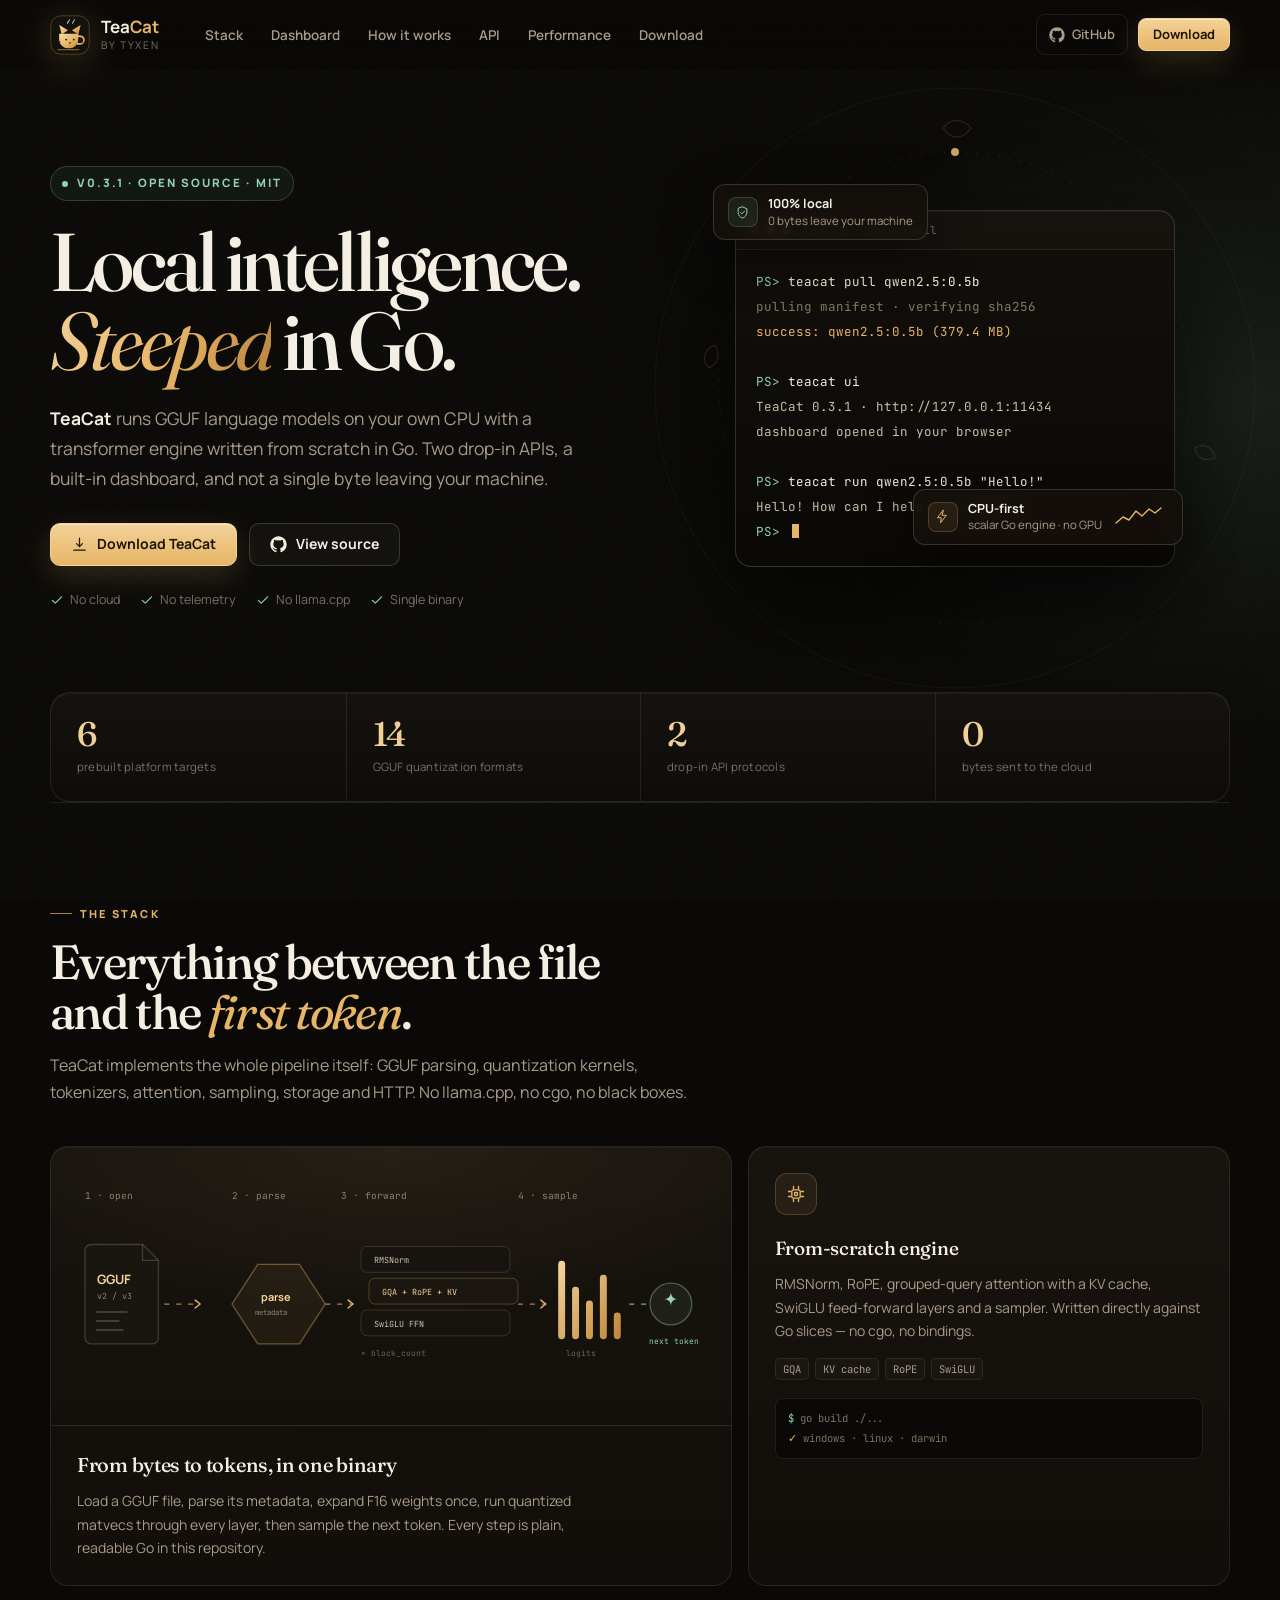
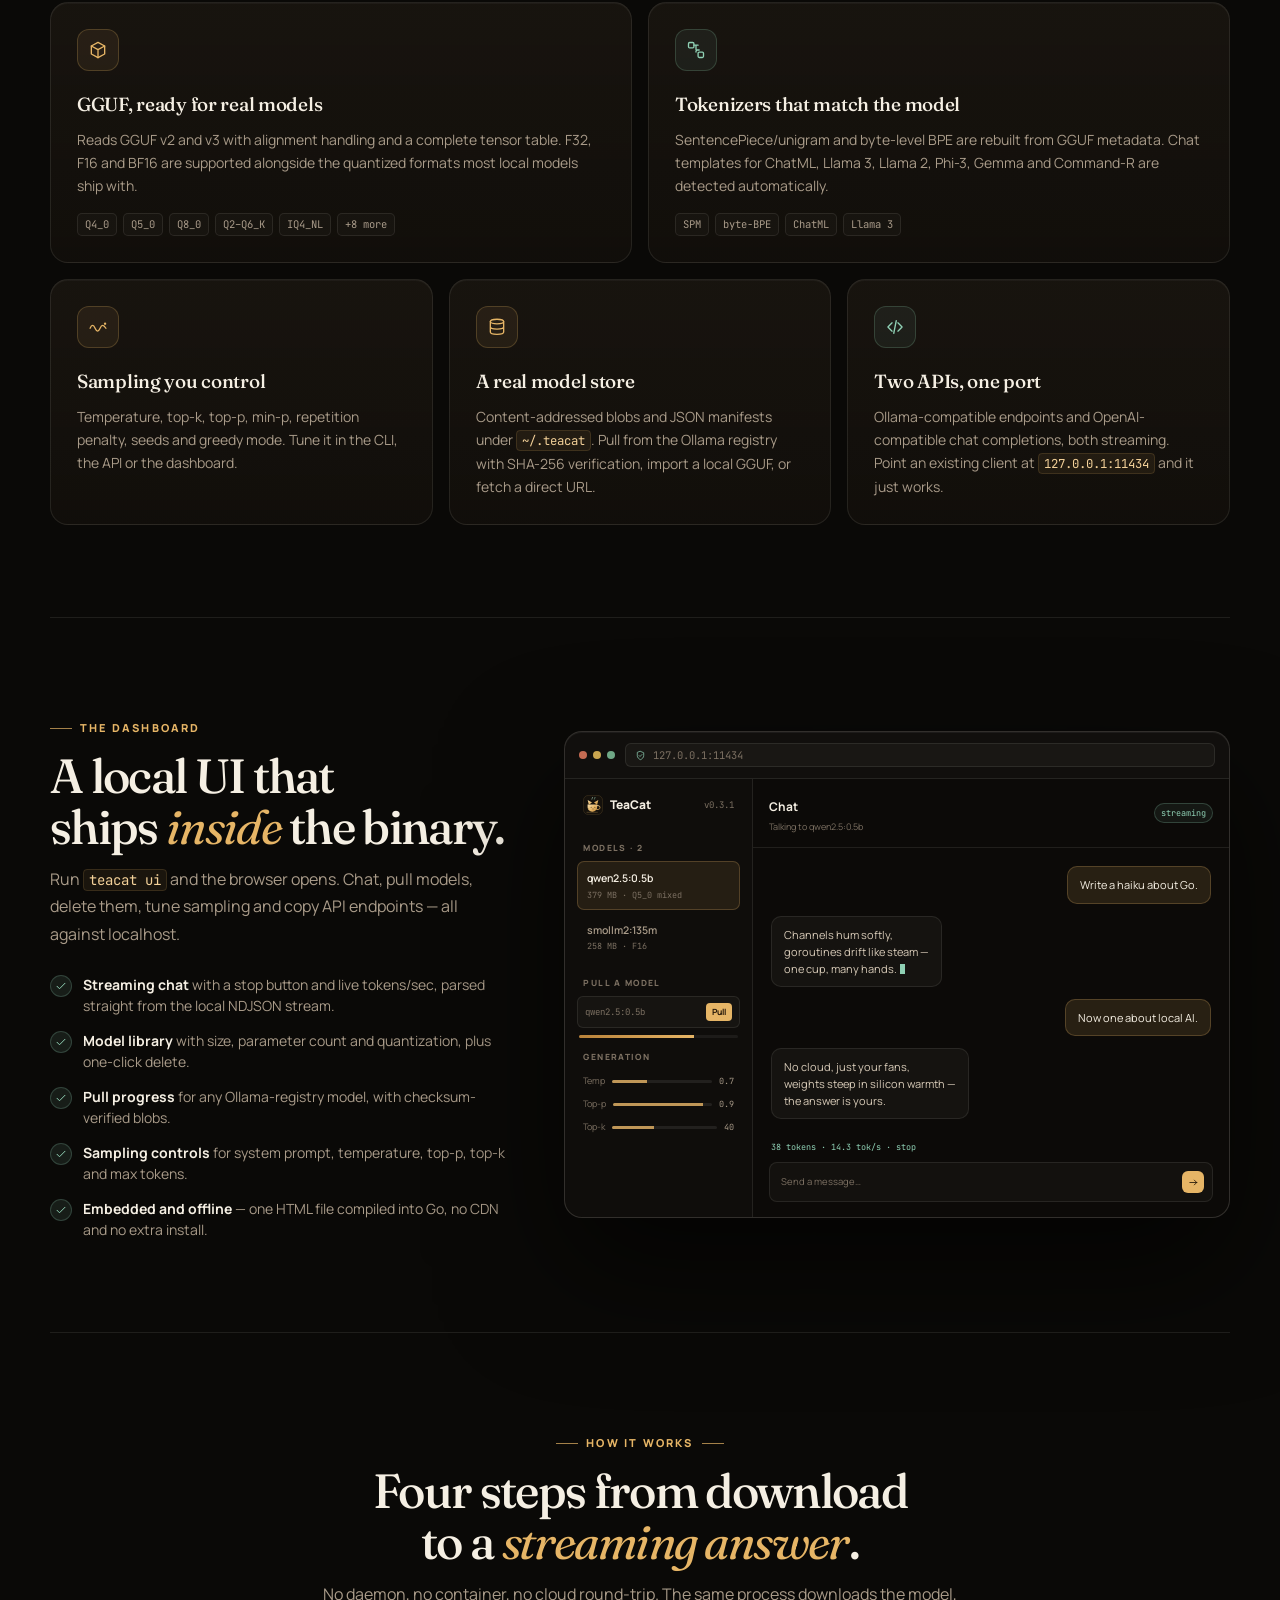
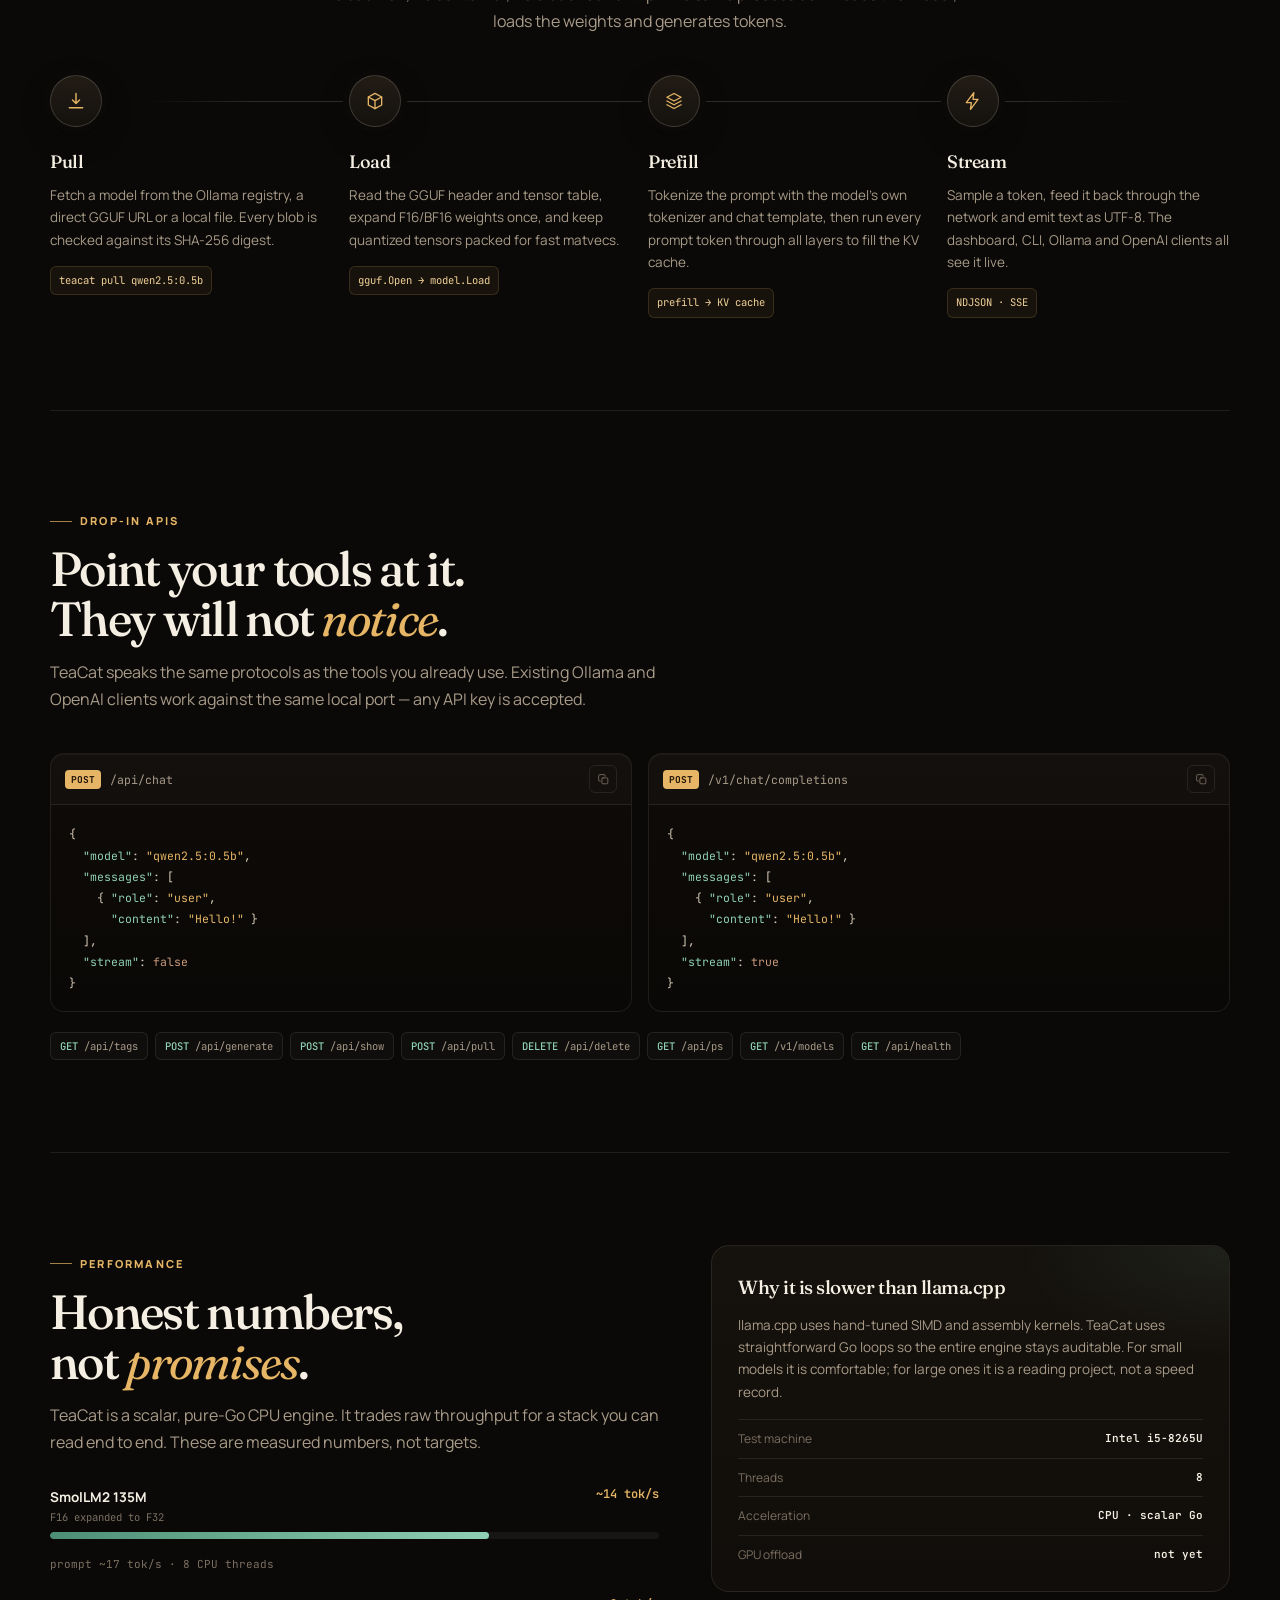
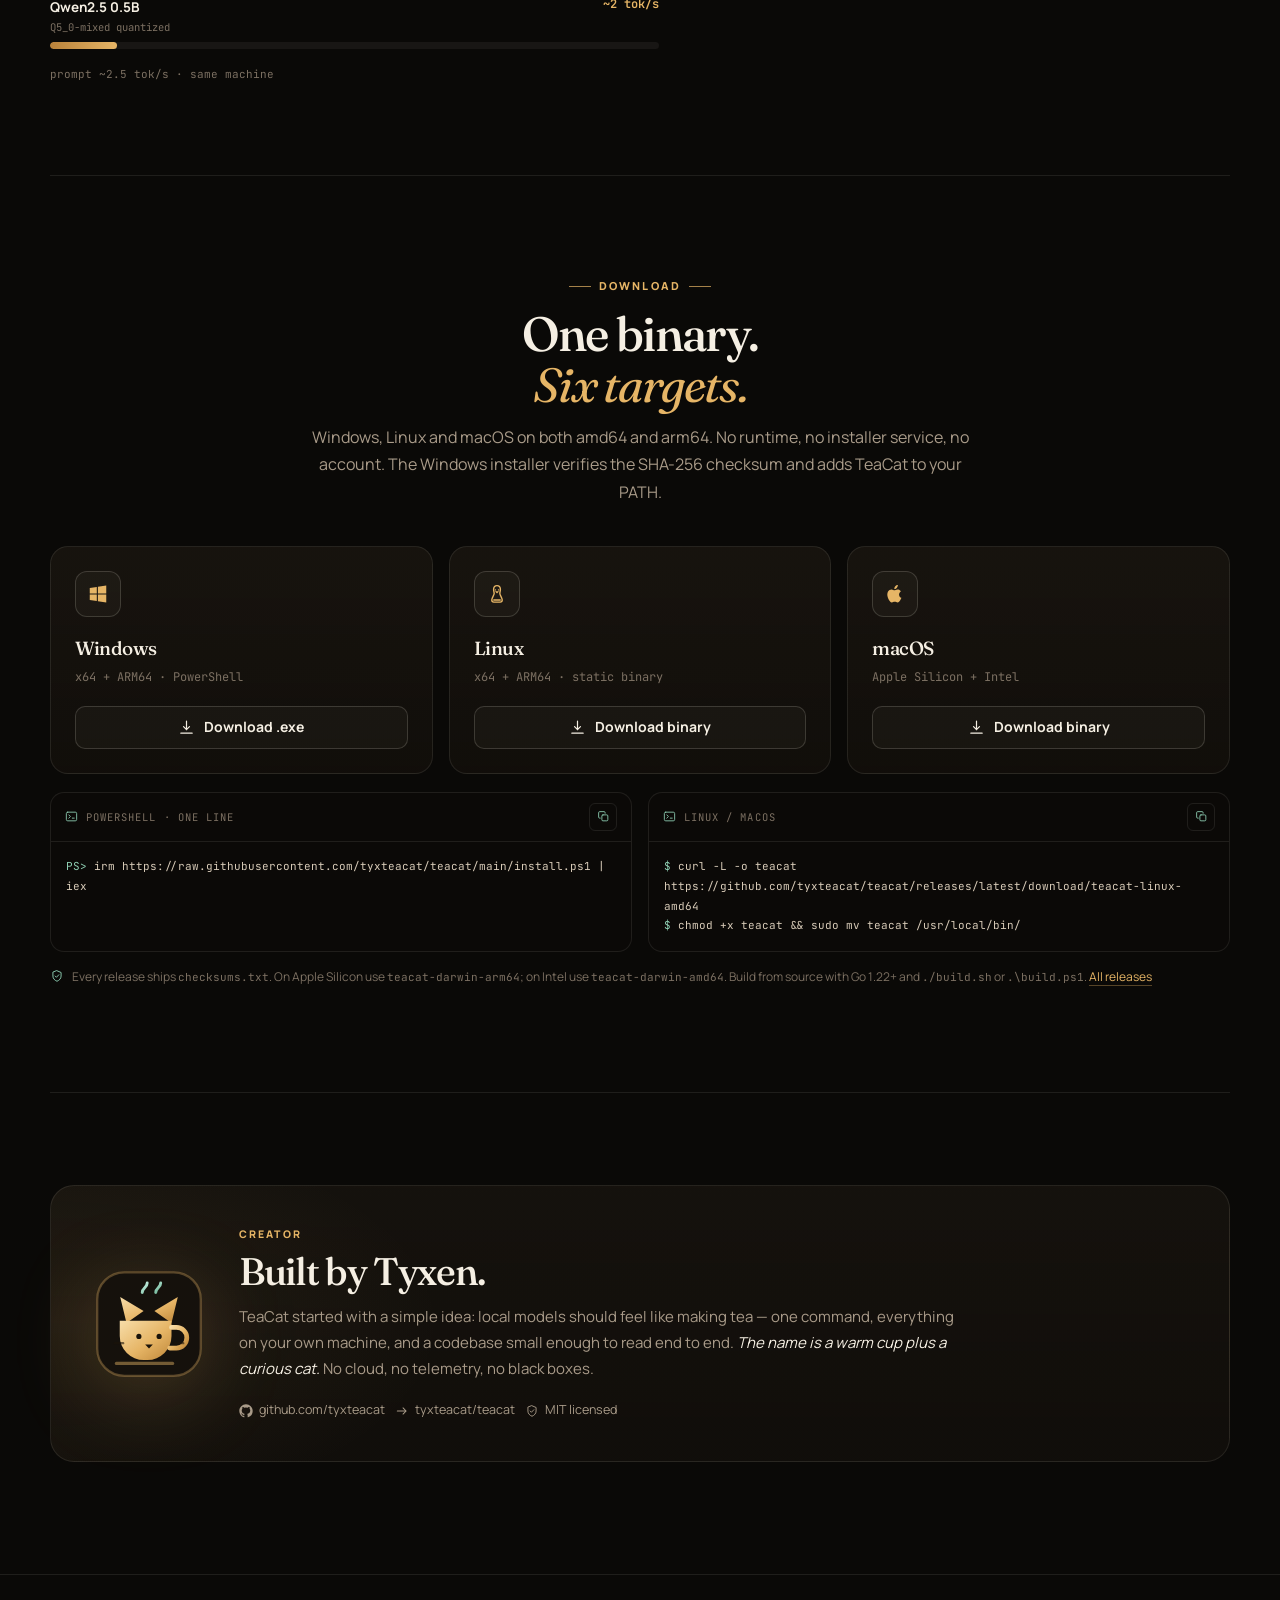
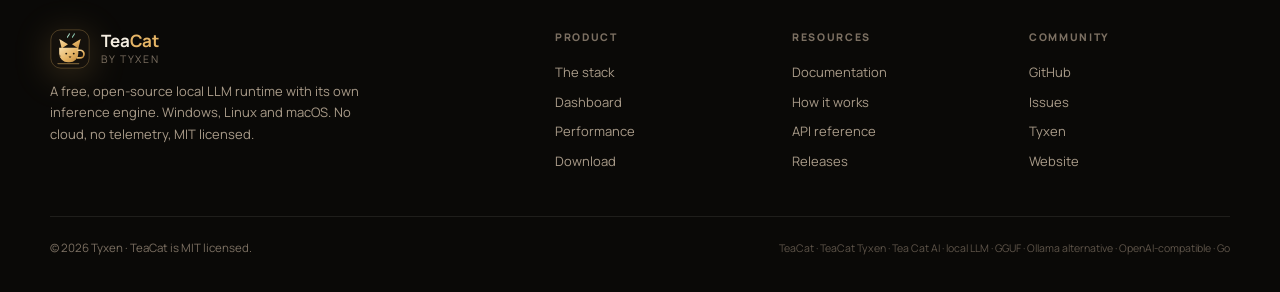
<file: site/index.html>
<!DOCTYPE html>
<html lang="en">
<head>
  <meta charset="utf-8">
  <meta name="viewport" content="width=device-width, initial-scale=1">

  <title>TeaCat by Tyxen — Local AI, Steeped in Go</title>
  <meta name="description" content="TeaCat is a free, open-source local LLM runtime by Tyxen. Run GGUF models on your own CPU with a transformer engine written from scratch in Go. Ollama and OpenAI APIs, an embedded dashboard, zero cloud.">
  <meta name="keywords" content="TeaCat, TeaCat Tyxen, Tyxen, TeaCat AI, Tea Cat, local LLM, run local models, Ollama alternative, GGUF, OpenAI compatible, Go LLM runtime, offline AI, local AI dashboard">
  <meta name="author" content="Tyxen">
  <meta name="robots" content="index, follow">
  <meta name="theme-color" content="#0a0907">
  <link rel="canonical" href="https://tyxteacat.github.io/teacat/">

  <meta property="og:type" content="website">
  <meta property="og:site_name" content="TeaCat">
  <meta property="og:title" content="TeaCat by Tyxen — Local AI, Steeped in Go">
  <meta property="og:description" content="Run GGUF language models on your own machine with a from-scratch Go engine, Ollama + OpenAI APIs, and a built-in dashboard. No cloud. No telemetry.">
  <meta property="og:url" content="https://tyxteacat.github.io/teacat/">

  <meta name="twitter:card" content="summary">
  <meta name="twitter:title" content="TeaCat by Tyxen — Local AI, Steeped in Go">
  <meta name="twitter:description" content="A local LLM runtime written from scratch in Go. GGUF, Ollama + OpenAI APIs, embedded dashboard. Windows, Linux and macOS.">

  <link rel="icon" href="data:image/svg+xml,%3Csvg xmlns='http://www.w3.org/2000/svg' viewBox='0 0 64 64'%3E%3Crect width='64' height='64' rx='15' fill='%2314110c'/%3E%3Cpath d='M15 29h34v7a17 17 0 0 1-17 17h0a17 17 0 0 1-17-17z' fill='%23e6b566'/%3E%3Cpath d='M16 29 13 15l11 7M48 29l3-14-11 7' fill='%23e6b566'/%3E%3Cpath d='M50 33h2a7 7 0 0 1 0 14h-3' fill='none' stroke='%23e6b566' stroke-width='3'/%3E%3Ccircle cx='24' cy='37' r='1.8' fill='%231a1309'/%3E%3Ccircle cx='40' cy='37' r='1.8' fill='%231a1309'/%3E%3Cpath d='M20 46c2 2 6 2 8 0' fill='none' stroke='%231a1309' stroke-width='2' stroke-linecap='round'/%3E%3C/svg%3E">

  <link rel="preconnect" href="https://fonts.googleapis.com">
  <link rel="preconnect" href="https://fonts.gstatic.com" crossorigin>
  <link href="https://fonts.googleapis.com/css2?family=Fraunces:ital,opsz,wght@0,9..144,300..700;1,9..144,300..700&family=JetBrains+Mono:wght@400;500&family=Manrope:wght@400;500;600;700;800&display=swap" rel="stylesheet">
  <link rel="stylesheet" href="assets/site.css">
  <script>document.documentElement.classList.add("js");</script>
</head>
<body>
<a class="skip-link" href="#main">Skip to content</a>
<div class="scroll-progress" id="scrollProgress"></div>

<svg class="sprite" xmlns="http://www.w3.org/2000/svg" aria-hidden="true">
  <defs>
    <linearGradient id="goldGrad" x1="0" y1="0" x2="1" y2="1">
      <stop offset="0" stop-color="#f7dda9"/>
      <stop offset=".55" stop-color="#e6b566"/>
      <stop offset="1" stop-color="#bf8739"/>
    </linearGradient>
    <linearGradient id="jadeGrad" x1="0" y1="0" x2="1" y2="1">
      <stop offset="0" stop-color="#c1ecdd"/>
      <stop offset="1" stop-color="#74b99d"/>
    </linearGradient>
  </defs>

  <symbol id="i-mark" viewBox="0 0 48 48">
    <rect x="1" y="1" width="46" height="46" rx="12" fill="#15110c" stroke="rgba(230,181,102,.32)"/>
    <path d="M14 23.5 11.2 12l10.4 6.2M34 23.5 36.8 12 26.4 18.2" fill="url(#goldGrad)"/>
    <path d="M14 22.5h20v6.8A10.7 10.7 0 0 1 23.3 40h-1.6A10.7 10.7 0 0 1 11 29.3v-6.8Z" fill="url(#goldGrad)"/>
    <path d="M34 25.5h2.2a4.6 4.6 0 0 1 0 9.2h-3" fill="none" stroke="url(#goldGrad)" stroke-width="2.1" stroke-linecap="round"/>
    <path d="M9.5 41.5h25" stroke="#e6b566" stroke-width="1.4" stroke-linecap="round" opacity=".45"/>
    <circle cx="19.5" cy="29.5" r="1.15" fill="#1a1309"/>
    <circle cx="28.5" cy="29.5" r="1.15" fill="#1a1309"/>
    <path d="M22.3 33.1h3.4l-1.7 1.8z" fill="#1a1309"/>
    <path d="M12.5 32.5H8.8M35.5 32.5h3.7" stroke="#1a1309" stroke-width="1.1" stroke-linecap="round" opacity=".6"/>
    <path d="M21 10c0-2.1 2.2-2.1 2.2-4.2M27 10c0-2.1 2.2-2.1 2.2-4.2" stroke="url(#jadeGrad)" stroke-width="1.3" stroke-linecap="round"/>
  </symbol>

  <symbol id="i-download" viewBox="0 0 24 24" fill="none" stroke="currentColor" stroke-width="1.7" stroke-linecap="round" stroke-linejoin="round">
    <path d="M12 3v12m0 0 4.2-4.2M12 15l-4.2-4.2M4 20h16"/>
  </symbol>
  <symbol id="i-github" viewBox="0 0 24 24" fill="currentColor">
    <path d="M12 .5C5.73.5.5 5.73.5 12c0 5.08 3.29 9.39 7.86 10.91.58.11.79-.25.79-.56v-2.17c-3.2.7-3.87-1.36-3.87-1.36-.52-1.33-1.28-1.68-1.28-1.68-1.04-.71.08-.7.08-.7 1.15.08 1.76 1.18 1.76 1.18 1.03 1.75 2.69 1.24 3.35.95.1-.74.4-1.24.72-1.53-2.56-.29-5.25-1.28-5.25-5.7 0-1.26.45-2.29 1.19-3.1-.12-.29-.52-1.46.11-3.05 0 0 .96-.31 3.15 1.18a10.9 10.9 0 0 1 5.74 0c2.19-1.49 3.15-1.18 3.15-1.18.63 1.59.23 2.76.11 3.05.74.81 1.19 1.84 1.19 3.1 0 4.43-2.69 5.4-5.26 5.69.41.35.77 1.05.77 2.12v3.14c0 .31.21.68.8.56A11.5 11.5 0 0 0 23.5 12C23.5 5.73 18.27.5 12 .5Z"/>
  </symbol>
  <symbol id="i-check" viewBox="0 0 24 24" fill="none" stroke="currentColor" stroke-width="2" stroke-linecap="round" stroke-linejoin="round">
    <path d="m4 12.5 5 5L20 6.5"/>
  </symbol>
  <symbol id="i-shield" viewBox="0 0 24 24" fill="none" stroke="currentColor" stroke-width="1.6" stroke-linecap="round" stroke-linejoin="round">
    <path d="M12 3l7 3v6c0 4.4-3 7.4-7 9-4-1.6-7-4.6-7-9V6Z"/>
    <path d="m8.8 12 2.2 2.2 4.2-4.4"/>
  </symbol>
  <symbol id="i-bolt" viewBox="0 0 24 24" fill="none" stroke="currentColor" stroke-width="1.6" stroke-linecap="round" stroke-linejoin="round">
    <path d="M13 2 4 14h6l-1 8 9-12h-6Z"/>
  </symbol>
  <symbol id="i-cpu" viewBox="0 0 24 24" fill="none" stroke="currentColor" stroke-width="1.6" stroke-linecap="round" stroke-linejoin="round">
    <rect x="7" y="7" width="10" height="10" rx="2"/>
    <rect x="10.2" y="10.2" width="3.6" height="3.6" rx=".8"/>
    <path d="M9 3v3M15 3v3M9 18v3M15 18v3M3 9h3M3 15h3M18 9h3M18 15h3"/>
  </symbol>
  <symbol id="i-cube" viewBox="0 0 24 24" fill="none" stroke="currentColor" stroke-width="1.6" stroke-linecap="round" stroke-linejoin="round">
    <path d="M12 2.8 20 7.2v9.6L12 21.2 4 16.8V7.2Z"/>
    <path d="M4 7.2 12 11.6l8-4.4M12 11.6v9.6"/>
  </symbol>
  <symbol id="i-token" viewBox="0 0 24 24" fill="none" stroke="currentColor" stroke-width="1.6" stroke-linecap="round" stroke-linejoin="round">
    <rect x="3" y="3" width="6.5" height="6.5" rx="1.4"/>
    <rect x="14.5" y="14.5" width="6.5" height="6.5" rx="1.4"/>
    <path d="M9.5 6.2h5M12 6.2v5.3M15.8 12h-2.3a1.5 1.5 0 0 0-1.5 1.5v1"/>
  </symbol>
  <symbol id="i-wave" viewBox="0 0 24 24" fill="none" stroke="currentColor" stroke-width="1.6" stroke-linecap="round" stroke-linejoin="round">
    <path d="M2.5 13.5c2-4.5 4-4.5 6 0s4 4.5 6 0 4-4.5 7 0"/>
    <circle cx="20.5" cy="8" r="1.4" fill="currentColor" stroke="none"/>
  </symbol>
  <symbol id="i-api" viewBox="0 0 24 24" fill="none" stroke="currentColor" stroke-width="1.6" stroke-linecap="round" stroke-linejoin="round">
    <path d="m8.5 7-5 5 5 5M15.5 7l5 5-5 5M13.5 4.5l-3 15"/>
  </symbol>
  <symbol id="i-dash" viewBox="0 0 24 24" fill="none" stroke="currentColor" stroke-width="1.6" stroke-linecap="round" stroke-linejoin="round">
    <rect x="2.5" y="4" width="19" height="16" rx="2.5"/>
    <path d="M8.5 4v16M11.8 8.5h6M11.8 12h6M11.8 15.5h3.5"/>
  </symbol>
  <symbol id="i-store" viewBox="0 0 24 24" fill="none" stroke="currentColor" stroke-width="1.6" stroke-linecap="round" stroke-linejoin="round">
    <ellipse cx="12" cy="5.5" rx="8" ry="2.8"/>
    <path d="M4 5.5v6.2c0 1.5 3.6 2.8 8 2.8s8-1.3 8-2.8V5.5M4 11.7v6.3c0 1.5 3.6 2.8 8 2.8s8-1.3 8-2.8v-6.3"/>
  </symbol>
  <symbol id="i-copy" viewBox="0 0 24 24" fill="none" stroke="currentColor" stroke-width="1.6" stroke-linecap="round" stroke-linejoin="round">
    <rect x="9" y="9" width="11" height="11" rx="2"/>
    <path d="M6 15H5a2 2 0 0 1-2-2V5a2 2 0 0 1 2-2h8a2 2 0 0 1 2 2v1"/>
  </symbol>
  <symbol id="i-arrow" viewBox="0 0 24 24" fill="none" stroke="currentColor" stroke-width="1.8" stroke-linecap="round" stroke-linejoin="round">
    <path d="M4 12h15m0 0-5.2-5.2M19 12l-5.2 5.2"/>
  </symbol>
  <symbol id="i-windows" viewBox="0 0 24 24" fill="currentColor">
    <path d="M3 5.4 10.7 4.3v7.2H3Zm8.9-1.2L21 2.8v8.7h-9.1ZM3 12.5h7.7v7.2L3 18.6Zm8.9 0H21v8.7l-9.1-1.4Z"/>
  </symbol>
  <symbol id="i-linux" viewBox="0 0 24 24" fill="none" stroke="currentColor" stroke-width="1.5" stroke-linecap="round" stroke-linejoin="round">
    <path d="M12 2.8c-2.4 0-3.7 2-3.7 4.4 0 1.7.6 2.7.6 4.2 0 2.1-2.6 4.4-2.6 7.1 0 1.5 1 2.3 2.2 2.3h7c1.2 0 2.2-.8 2.2-2.3 0-2.7-2.6-5-2.6-7.1 0-1.5.6-2.5.6-4.2 0-2.4-1.3-4.4-3.7-4.4Z"/>
    <circle cx="10.3" cy="7.5" r=".8" fill="currentColor" stroke="none"/>
    <circle cx="13.7" cy="7.5" r=".8" fill="currentColor" stroke="none"/>
    <path d="m11 9.4 1 1.1 1-1.1"/>
    <path d="M8.5 18.5h7"/>
  </symbol>
  <symbol id="i-apple" viewBox="0 0 24 24" fill="currentColor">
    <path d="M16.4 12.7c0-2.4 2-3.6 2.1-3.7-1.1-1.7-2.9-1.9-3.5-2-1.5-.2-2.9.9-3.6.9-.8 0-1.9-.9-3.1-.9-1.6 0-3.1.9-3.9 2.4-1.7 2.9-.4 7.1 1.2 9.5.8 1.2 1.7 2.4 3 2.3 1.2 0 1.6-.8 3.1-.8 1.5 0 1.9.8 3.1.8 1.3 0 2.1-1.2 2.9-2.3.9-1.3 1.3-2.6 1.3-2.7-.1 0-2.6-1-2.6-3.5ZM14.1 5.2c.7-.8 1.1-1.9 1-3-1 0-2.1.6-2.8 1.4-.6.7-1.2 1.9-1 3 1.1.1 2.1-.6 2.8-1.4Z"/>
  </symbol>
  <symbol id="i-terminal" viewBox="0 0 24 24" fill="none" stroke="currentColor" stroke-width="1.6" stroke-linecap="round" stroke-linejoin="round">
    <rect x="2.5" y="4" width="19" height="16" rx="2.5"/>
    <path d="m7 9 3 3-3 3M13.5 15H17"/>
  </symbol>
  <symbol id="i-leaf" viewBox="0 0 24 24" fill="none" stroke="currentColor" stroke-width="1.6" stroke-linecap="round" stroke-linejoin="round">
    <path d="M20.5 3.5C10 3.5 4 8.8 4 17.2c8.4 0 13.7-6 16.5-13.7Z"/>
    <path d="M6 18C8.6 13.8 12 10.4 16.5 8.2"/>
  </symbol>
  <symbol id="i-layers" viewBox="0 0 24 24" fill="none" stroke="currentColor" stroke-width="1.6" stroke-linecap="round" stroke-linejoin="round">
    <path d="m12 3 8.5 4.5L12 12 3.5 7.5Z"/>
    <path d="m3.5 12 8.5 4.5 8.5-4.5M3.5 16.5 12 21l8.5-4.5"/>
  </symbol>
  <symbol id="i-spark" viewBox="0 0 24 24" fill="currentColor">
    <path d="M12 2c.6 5.2 2.8 7.4 8 8-5.2.6-7.4 2.8-8 8-.6-5.2-2.8-7.4-8-8 5.2-.6 7.4-2.8 8-8Z"/>
  </symbol>
</svg>

<header class="site-header" id="siteHeader">
  <div class="nav-inner">
    <a class="brand" href="#top" aria-label="TeaCat home">
      <svg class="mark" viewBox="0 0 48 48" aria-hidden="true"><use href="#i-mark"/></svg>
      <span class="word"><b>Tea<span>Cat</span></b><small>by Tyxen</small></span>
    </a>
    <nav class="site-nav" id="siteNav" aria-label="Main">
      <a href="#features">Stack</a>
      <a href="#dashboard">Dashboard</a>
      <a href="#how">How it works</a>
      <a href="#api">API</a>
      <a href="#performance">Performance</a>
      <a href="#download">Download</a>
    </nav>
    <div class="nav-actions">
      <a class="nav-gh" href="https://github.com/tyxteacat/teacat" target="_blank" rel="noreferrer">
        <svg viewBox="0 0 24 24" aria-hidden="true"><use href="#i-github"/></svg><span>GitHub</span>
      </a>
      <a class="btn btn-primary btn-sm" href="#download">Download</a>
      <button class="nav-toggle" id="navToggle" aria-label="Open menu" aria-expanded="false" aria-controls="siteNav"><span></span></button>
    </div>
  </div>
</header>

<main id="main">
  <section class="hero wrap" id="top">
    <div class="hero-copy reveal">
      <span class="eyebrow"><span class="pulse"></span>v0.3.1 · open source · MIT</span>
      <h1>Local intelligence.<br><em>Steeped</em> in Go.</h1>
      <p class="hero-lede">
        <strong>TeaCat</strong> runs GGUF language models on your own CPU with a transformer
        engine written from scratch in Go. Two drop-in APIs, a built-in dashboard,
        and not a single byte leaving your machine.
      </p>
      <div class="hero-cta">
        <a class="btn btn-primary" href="#download">
          <svg viewBox="0 0 24 24" aria-hidden="true"><use href="#i-download"/></svg>
          Download TeaCat
        </a>
        <a class="btn btn-ghost" href="https://github.com/tyxteacat/teacat" target="_blank" rel="noreferrer">
          <svg viewBox="0 0 24 24" aria-hidden="true"><use href="#i-github"/></svg>
          View source
        </a>
      </div>
      <ul class="hero-points">
        <li><svg viewBox="0 0 24 24" aria-hidden="true"><use href="#i-check"/></svg>No cloud</li>
        <li><svg viewBox="0 0 24 24" aria-hidden="true"><use href="#i-check"/></svg>No telemetry</li>
        <li><svg viewBox="0 0 24 24" aria-hidden="true"><use href="#i-check"/></svg>No llama.cpp</li>
        <li><svg viewBox="0 0 24 24" aria-hidden="true"><use href="#i-check"/></svg>Single binary</li>
      </ul>
    </div>

    <div class="hero-stage reveal" style="--d:120ms">
      <svg class="orbit" viewBox="0 0 640 640" aria-hidden="true">
        <circle cx="320" cy="320" r="300" fill="none" stroke="rgba(245,239,227,.055)"/>
        <circle cx="320" cy="320" r="236" fill="none" stroke="rgba(230,181,102,.14)" stroke-dasharray="2 9"/>
        <circle cx="320" cy="320" r="174" fill="none" stroke="rgba(245,239,227,.05)"/>
        <circle cx="320" cy="320" r="110" fill="none" stroke="rgba(143,208,180,.12)" stroke-dasharray="1 7"/>
        <circle cx="320" cy="84" r="4" fill="#e6b566"/>
        <circle cx="536" cy="452" r="3" fill="#8fd0b4"/>
        <circle cx="104" cy="400" r="2.5" fill="#e6b566" opacity=".7"/>
        <g fill="none" stroke="rgba(230,181,102,.2)" stroke-width="1.2">
          <path d="M308 60c8-10 20-10 28 0-8 12-20 12-28 0Z"/>
          <path d="M560 380c10-6 18 0 20 10-12 4-19-1-20-10Z"/>
          <path d="M74 300c-8-8-5-19 6-23 6 11 2 19-6 23Z"/>
        </g>
      </svg>
      <div class="stage-glow"></div>
      <div class="stage-art">
        <div class="float local">
          <span class="fi"><svg viewBox="0 0 24 24" aria-hidden="true"><use href="#i-shield"/></svg></span>
          <div><b>100% local</b>0 bytes leave your machine</div>
        </div>
        <div class="term">
          <div class="term-bar">
            <span class="dot a"></span><span class="dot b"></span><span class="dot c"></span>
            <span class="title">teacat — powershell</span>
          </div>
          <div class="term-body">
            <div class="row"><span class="p">PS&gt;</span> <span class="cmd">teacat pull qwen2.5:0.5b</span></div>
            <div class="row mut">  pulling manifest · verifying sha256</div>
            <div class="row ok">  success: qwen2.5:0.5b (379.4 MB)</div>
            <div class="row">&nbsp;</div>
            <div class="row"><span class="p">PS&gt;</span> <span class="cmd">teacat ui</span></div>
            <div class="row out">  TeaCat 0.3.1 · http://127.0.0.1:11434</div>
            <div class="row out">  dashboard opened in your browser</div>
            <div class="row">&nbsp;</div>
            <div class="row"><span class="p">PS&gt;</span> <span class="cmd">teacat run qwen2.5:0.5b "Hello!"</span></div>
            <div class="row out">  Hello! How can I help you today?</div>
            <div class="row"><span class="p">PS&gt;</span> <span class="cursor"></span></div>
          </div>
        </div>
        <div class="float speed">
          <span class="fi"><svg viewBox="0 0 24 24" aria-hidden="true"><use href="#i-bolt"/></svg></span>
          <div><b>CPU-first</b>scalar Go engine · no GPU</div>
          <svg class="spark" width="54" height="22" viewBox="0 0 54 22" aria-hidden="true">
            <path d="M2 17l7-6 6 3 7-9 6 5 7-7 6 4 6-5" fill="none" stroke="#e6b566" stroke-width="1.4" stroke-linecap="round" stroke-linejoin="round"/>
          </svg>
        </div>
      </div>
    </div>
  </section>

  <div class="stat-band wrap reveal">
    <div class="stat"><strong>6</strong><span>prebuilt platform targets</span></div>
    <div class="stat"><strong>14</strong><span>GGUF quantization formats</span></div>
    <div class="stat"><strong>2</strong><span>drop-in API protocols</span></div>
    <div class="stat"><strong>0</strong><span>bytes sent to the cloud</span></div>
  </div>

  <section class="section wrap" id="features">
    <div class="section-head reveal">
      <span class="section-eyebrow">The stack</span>
      <h2>Everything between the file<br>and the <em>first token</em>.</h2>
      <p class="section-sub">TeaCat implements the whole pipeline itself: GGUF parsing, quantization kernels, tokenizers, attention, sampling, storage and HTTP. No llama.cpp, no cgo, no black boxes.</p>
    </div>

    <div class="bento">
      <article class="card stack-card span-7 reveal">
        <div class="stack-visual" aria-label="Diagram: GGUF file through parser, transformer layers, logits, sampler, to the next token">
          <svg viewBox="0 0 640 250" role="img">
            <defs>
              <linearGradient id="stackGold" x1="0" y1="0" x2="1" y2="1">
                <stop offset="0" stop-color="#f3d199"/><stop offset="1" stop-color="#c08a3d"/>
              </linearGradient>
              <linearGradient id="stackJade" x1="0" y1="0" x2="1" y2="1">
                <stop offset="0" stop-color="#c1ecdd"/><stop offset="1" stop-color="#74b99d"/>
              </linearGradient>
            </defs>
            <g font-family="JetBrains Mono, monospace" font-size="9.5" fill="#8f8170">
              <text x="12" y="30">1 · open</text>
              <text x="160" y="30">2 · parse</text>
              <text x="270" y="30">3 · forward</text>
              <text x="448" y="30">4 · sample</text>
            </g>

            <g>
              <path d="M18 76h52l16 16v78a6 6 0 0 1-6 6H18a6 6 0 0 1-6-6V82a6 6 0 0 1 6-6Z" fill="#19150f" stroke="rgba(245,239,227,.18)" stroke-width="1.3"/>
              <path d="M70 76v16h16" fill="none" stroke="rgba(245,239,227,.18)" stroke-width="1.3"/>
              <text x="24" y="116" fill="#f3d199" font-family="Manrope, sans-serif" font-size="13" font-weight="700">GGUF</text>
              <text x="24" y="131" fill="#8f8170" font-family="JetBrains Mono, monospace" font-size="8.5">v2 / v3</text>
              <path d="M24 144h30M24 153h22M24 162h26" stroke="rgba(245,239,227,.18)" stroke-width="2" stroke-linecap="round"/>
            </g>

            <path class="flow-dash" d="M92 136h36" stroke="#e6b566" stroke-width="1.4" fill="none" opacity=".7"/>
            <path d="m123 132 5 4-5 4" fill="none" stroke="#e6b566" stroke-width="1.4" stroke-linecap="round" stroke-linejoin="round"/>

            <g>
              <path d="M160 136l26-40 42 0 26 40-26 40h-42Z" fill="rgba(230,181,102,.06)" stroke="rgba(230,181,102,.4)" stroke-width="1.3"/>
              <text x="189" y="133" fill="#f3d199" font-family="Manrope, sans-serif" font-size="11" font-weight="700">parse</text>
              <text x="183" y="147" fill="#8f8170" font-family="JetBrains Mono, monospace" font-size="7.5">metadata</text>
            </g>

            <path class="flow-dash" d="M254 136h28" stroke="#e6b566" stroke-width="1.4" fill="none" opacity=".7"/>
            <path d="m277 132 5 4-5 4" fill="none" stroke="#e6b566" stroke-width="1.4" stroke-linecap="round" stroke-linejoin="round"/>

            <g>
              <rect x="290" y="78" width="150" height="26" rx="6" fill="#17130e" stroke="rgba(245,239,227,.14)"/>
              <text x="303" y="95" fill="#cfc2ae" font-family="JetBrains Mono, monospace" font-size="8.5">RMSNorm</text>
              <rect x="298" y="110" width="150" height="26" rx="6" fill="#1b1610" stroke="rgba(230,181,102,.28)"/>
              <text x="311" y="127" fill="#f3d199" font-family="JetBrains Mono, monospace" font-size="8.5">GQA + RoPE + KV</text>
              <rect x="290" y="142" width="150" height="26" rx="6" fill="#17130e" stroke="rgba(245,239,227,.14)"/>
              <text x="303" y="159" fill="#cfc2ae" font-family="JetBrains Mono, monospace" font-size="8.5">SwiGLU FFN</text>
              <text x="290" y="188" fill="#6f6355" font-family="JetBrains Mono, monospace" font-size="8">× block_count</text>
            </g>

            <path class="flow-dash" d="M448 136h28" stroke="#e6b566" stroke-width="1.4" fill="none" opacity=".7"/>
            <path d="m471 132 5 4-5 4" fill="none" stroke="#e6b566" stroke-width="1.4" stroke-linecap="round" stroke-linejoin="round"/>

            <g>
              <path d="M492 168V96M506 168v-46M520 168v-32M534 168v-58M548 168v-20" stroke="url(#stackGold)" stroke-width="7" stroke-linecap="round"/>
              <text x="496" y="188" fill="#6f6355" font-family="JetBrains Mono, monospace" font-size="8">logits</text>
            </g>

            <path class="flow-dash" d="M560 136h22" stroke="#8fd0b4" stroke-width="1.4" fill="none" opacity=".8"/>
            <circle cx="602" cy="136" r="21" fill="rgba(143,208,180,.07)" stroke="rgba(143,208,180,.4)" stroke-width="1.3"/>
            <path d="M602 124c.4 4.6 2.4 6.6 7 7-4.6.4-6.6 2.4-7 7-.4-4.6-2.4-6.6-7-7 4.6-.4 6.6-2.4 7-7Z" fill="url(#stackJade)"/>
            <text x="580" y="176" fill="#8fd0b4" font-family="JetBrains Mono, monospace" font-size="8">next token</text>
          </svg>
        </div>
        <div class="stack-copy">
          <h3>From bytes to tokens, in one binary</h3>
          <p>Load a GGUF file, parse its metadata, expand F16 weights once, run quantized matvecs through every layer, then sample the next token. Every step is plain, readable Go in this repository.</p>
        </div>
      </article>

      <article class="card span-5 reveal" style="--d:80ms">
        <span class="icon"><svg viewBox="0 0 24 24" aria-hidden="true"><use href="#i-cpu"/></svg></span>
        <h3>From-scratch engine</h3>
        <p>RMSNorm, RoPE, grouped-query attention with a KV cache, SwiGLU feed-forward layers and a sampler. Written directly against Go slices — no cgo, no bindings.</p>
        <div class="tags"><span class="tag">GQA</span><span class="tag">KV cache</span><span class="tag">RoPE</span><span class="tag">SwiGLU</span></div>
        <div class="mini-code">
          <div><span class="prompt">$</span> go build ./...</div>
          <div><span class="ok">✓</span> windows · linux · darwin</div>
        </div>
      </article>

      <article class="card span-6 reveal" style="--d:60ms">
        <span class="icon"><svg viewBox="0 0 24 24" aria-hidden="true"><use href="#i-cube"/></svg></span>
        <h3>GGUF, ready for real models</h3>
        <p>Reads GGUF v2 and v3 with alignment handling and a complete tensor table. F32, F16 and BF16 are supported alongside the quantized formats most local models ship with.</p>
        <div class="tags"><span class="tag">Q4_0</span><span class="tag">Q5_0</span><span class="tag">Q8_0</span><span class="tag">Q2–Q6_K</span><span class="tag">IQ4_NL</span><span class="tag">+8 more</span></div>
      </article>

      <article class="card span-6 reveal" style="--d:120ms">
        <span class="icon jade"><svg viewBox="0 0 24 24" aria-hidden="true"><use href="#i-token"/></svg></span>
        <h3>Tokenizers that match the model</h3>
        <p>SentencePiece/unigram and byte-level BPE are rebuilt from GGUF metadata. Chat templates for ChatML, Llama 3, Llama 2, Phi-3, Gemma and Command-R are detected automatically.</p>
        <div class="tags"><span class="tag">SPM</span><span class="tag">byte-BPE</span><span class="tag">ChatML</span><span class="tag">Llama 3</span></div>
      </article>

      <article class="card span-4 reveal" style="--d:60ms">
        <span class="icon"><svg viewBox="0 0 24 24" aria-hidden="true"><use href="#i-wave"/></svg></span>
        <h3>Sampling you control</h3>
        <p>Temperature, top-k, top-p, min-p, repetition penalty, seeds and greedy mode. Tune it in the CLI, the API or the dashboard.</p>
      </article>

      <article class="card span-4 reveal" style="--d:120ms">
        <span class="icon"><svg viewBox="0 0 24 24" aria-hidden="true"><use href="#i-store"/></svg></span>
        <h3>A real model store</h3>
        <p>Content-addressed blobs and JSON manifests under <code>~/.teacat</code>. Pull from the Ollama registry with SHA-256 verification, import a local GGUF, or fetch a direct URL.</p>
      </article>

      <article class="card span-4 reveal" style="--d:180ms">
        <span class="icon jade"><svg viewBox="0 0 24 24" aria-hidden="true"><use href="#i-api"/></svg></span>
        <h3>Two APIs, one port</h3>
        <p>Ollama-compatible endpoints and OpenAI-compatible chat completions, both streaming. Point an existing client at <code>127.0.0.1:11434</code> and it just works.</p>
      </article>
    </div>
  </section>

  <section class="section wrap" id="dashboard">
    <div class="showcase">
      <div class="reveal">
        <div class="section-head" style="margin-bottom:0">
          <span class="section-eyebrow">The dashboard</span>
          <h2>A local UI that<br>ships <em>inside</em> the binary.</h2>
          <p class="section-sub">Run <code style="color:var(--gold-2);font-size:14px">teacat ui</code> and the browser opens. Chat, pull models, delete them, tune sampling and copy API endpoints — all against localhost.</p>
        </div>
        <ul class="check-list">
          <li><span class="ci"><svg viewBox="0 0 24 24" aria-hidden="true"><use href="#i-check"/></svg></span><span><b>Streaming chat</b> with a stop button and live tokens/sec, parsed straight from the local NDJSON stream.</span></li>
          <li><span class="ci"><svg viewBox="0 0 24 24" aria-hidden="true"><use href="#i-check"/></svg></span><span><b>Model library</b> with size, parameter count and quantization, plus one-click delete.</span></li>
          <li><span class="ci"><svg viewBox="0 0 24 24" aria-hidden="true"><use href="#i-check"/></svg></span><span><b>Pull progress</b> for any Ollama-registry model, with checksum-verified blobs.</span></li>
          <li><span class="ci"><svg viewBox="0 0 24 24" aria-hidden="true"><use href="#i-check"/></svg></span><span><b>Sampling controls</b> for system prompt, temperature, top-p, top-k and max tokens.</span></li>
          <li><span class="ci"><svg viewBox="0 0 24 24" aria-hidden="true"><use href="#i-check"/></svg></span><span><b>Embedded and offline</b> — one HTML file compiled into Go, no CDN and no extra install.</span></li>
        </ul>
      </div>

      <div class="browser reveal" style="--d:100ms" role="img" aria-label="TeaCat dashboard preview: a model sidebar, a chat with streaming haikus, sampling sliders and a message composer">
        <div class="browser-bar">
          <div class="lights"><i></i><i></i><i></i></div>
          <div class="browser-url"><svg viewBox="0 0 24 24" aria-hidden="true"><use href="#i-shield"/></svg>127.0.0.1:11434</div>
        </div>
        <div class="dash">
          <aside class="dash-side">
            <div class="dash-brand">
              <svg viewBox="0 0 48 48" aria-hidden="true"><use href="#i-mark"/></svg>
              TeaCat <em>v0.3.1</em>
            </div>
            <div class="dash-label">Models · 2</div>
            <div class="dash-model active"><span>qwen2.5:0.5b</span><small>379 MB · Q5_0 mixed</small></div>
            <div class="dash-model"><span>smollm2:135m</span><small>258 MB · F16</small></div>
            <div class="dash-label">Pull a model</div>
            <div class="dash-input">qwen2.5:0.5b <span>Pull</span></div>
            <div class="dash-progress"><i></i></div>
            <div class="dash-label">Generation</div>
            <div class="dash-slider"><span>Temp</span><i><b style="width:35%"></b></i><em>0.7</em></div>
            <div class="dash-slider"><span>Top-p</span><i><b style="width:90%"></b></i><em>0.9</em></div>
            <div class="dash-slider"><span>Top-k</span><i><b style="width:40%"></b></i><em>40</em></div>
          </aside>
          <div class="dash-main">
            <div class="dash-head">
              <div><b>Chat</b><small>Talking to qwen2.5:0.5b</small></div>
              <span class="dash-pill">streaming</span>
            </div>
            <div class="dash-msgs">
              <div class="bubble user">Write a haiku about Go.</div>
              <div class="bubble ai">Channels hum softly,<br>goroutines drift like steam —<br>one cup, many hands.<span class="caret"></span></div>
              <div class="bubble user">Now one about local AI.</div>
              <div class="bubble ai">No cloud, just your fans,<br>weights steep in silicon warmth —<br>the answer is yours.</div>
            </div>
            <div class="dash-stats">38 tokens · 14.3 tok/s · stop</div>
            <div class="dash-composer">Send a message… <span><svg viewBox="0 0 24 24" aria-hidden="true"><use href="#i-arrow"/></svg></span></div>
          </div>
        </div>
      </div>
    </div>
  </section>

  <section class="section wrap" id="how">
    <div class="section-head center reveal">
      <span class="section-eyebrow">How it works</span>
      <h2>Four steps from download<br>to a <em>streaming answer</em>.</h2>
      <p class="section-sub">No daemon, no container, no cloud round-trip. The same process downloads the model, loads the weights and generates tokens.</p>
    </div>
    <div class="steps">
      <article class="step reveal">
        <div class="step-num"><svg viewBox="0 0 24 24" aria-hidden="true"><use href="#i-download"/></svg></div>
        <h3>Pull</h3>
        <p>Fetch a model from the Ollama registry, a direct GGUF URL or a local file. Every blob is checked against its SHA-256 digest.</p>
        <code>teacat pull qwen2.5:0.5b</code>
      </article>
      <article class="step reveal" style="--d:80ms">
        <div class="step-num"><svg viewBox="0 0 24 24" aria-hidden="true"><use href="#i-cube"/></svg></div>
        <h3>Load</h3>
        <p>Read the GGUF header and tensor table, expand F16/BF16 weights once, and keep quantized tensors packed for fast matvecs.</p>
        <code>gguf.Open → model.Load</code>
      </article>
      <article class="step reveal" style="--d:160ms">
        <div class="step-num"><svg viewBox="0 0 24 24" aria-hidden="true"><use href="#i-layers"/></svg></div>
        <h3>Prefill</h3>
        <p>Tokenize the prompt with the model's own tokenizer and chat template, then run every prompt token through all layers to fill the KV cache.</p>
        <code>prefill → KV cache</code>
      </article>
      <article class="step reveal" style="--d:240ms">
        <div class="step-num"><svg viewBox="0 0 24 24" aria-hidden="true"><use href="#i-bolt"/></svg></div>
        <h3>Stream</h3>
        <p>Sample a token, feed it back through the network and emit text as UTF-8. The dashboard, CLI, Ollama and OpenAI clients all see it live.</p>
        <code>NDJSON · SSE</code>
      </article>
    </div>
  </section>

  <section class="section wrap" id="api">
    <div class="section-head reveal">
      <span class="section-eyebrow">Drop-in APIs</span>
      <h2>Point your tools at it.<br>They will not <em>notice</em>.</h2>
      <p class="section-sub">TeaCat speaks the same protocols as the tools you already use. Existing Ollama and OpenAI clients work against the same local port — any API key is accepted.</p>
    </div>
    <div class="api-grid">
      <div class="code-card reveal">
        <div class="code-head">
          <span class="method">POST</span><span class="path">/api/chat</span>
          <button class="copy-btn" data-copy='{"model":"qwen2.5:0.5b","messages":[{"role":"user","content":"Hello!"}],"stream":false}' aria-label="Copy Ollama request"><svg viewBox="0 0 24 24" aria-hidden="true"><use href="#i-copy"/></svg></button>
        </div>
<pre>{
  <span class="k">"model"</span>: <span class="s">"qwen2.5:0.5b"</span>,
  <span class="k">"messages"</span>: [
    { <span class="k">"role"</span>: <span class="s">"user"</span>,
      <span class="k">"content"</span>: <span class="s">"Hello!"</span> }
  ],
  <span class="k">"stream"</span>: <span class="n">false</span>
}</pre>
      </div>
      <div class="code-card reveal" style="--d:80ms">
        <div class="code-head">
          <span class="method">POST</span><span class="path">/v1/chat/completions</span>
          <button class="copy-btn" data-copy='{"model":"qwen2.5:0.5b","messages":[{"role":"user","content":"Hello!"}],"stream":true}' aria-label="Copy OpenAI request"><svg viewBox="0 0 24 24" aria-hidden="true"><use href="#i-copy"/></svg></button>
        </div>
<pre>{
  <span class="k">"model"</span>: <span class="s">"qwen2.5:0.5b"</span>,
  <span class="k">"messages"</span>: [
    { <span class="k">"role"</span>: <span class="s">"user"</span>,
      <span class="k">"content"</span>: <span class="s">"Hello!"</span> }
  ],
  <span class="k">"stream"</span>: <span class="n">true</span>
}</pre>
      </div>
    </div>
    <div class="endpoints reveal">
      <span class="endpoint"><b>GET</b> /api/tags</span>
      <span class="endpoint"><b>POST</b> /api/generate</span>
      <span class="endpoint"><b>POST</b> /api/show</span>
      <span class="endpoint"><b>POST</b> /api/pull</span>
      <span class="endpoint"><b>DELETE</b> /api/delete</span>
      <span class="endpoint"><b>GET</b> /api/ps</span>
      <span class="endpoint"><b>GET</b> /v1/models</span>
      <span class="endpoint"><b>GET</b> /api/health</span>
    </div>
  </section>

  <section class="section wrap" id="performance">
    <div class="perf-grid">
      <div class="reveal">
        <div class="section-head" style="margin-bottom:30px">
          <span class="section-eyebrow">Performance</span>
          <h2>Honest numbers,<br>not <em>promises</em>.</h2>
          <p class="section-sub">TeaCat is a scalar, pure-Go CPU engine. It trades raw throughput for a stack you can read end to end. These are measured numbers, not targets.</p>
        </div>
        <div class="perf-bars">
          <div class="perf-row">
            <div class="perf-name">SmolLM2 135M <small>F16 expanded to F32</small></div>
            <div class="perf-val">~14 tok/s</div>
            <div class="perf-bar jade"><i style="--w:72%"></i></div>
            <div class="perf-foot">prompt ~17 tok/s · 8 CPU threads</div>
          </div>
          <div class="perf-row">
            <div class="perf-name">Qwen2.5 0.5B <small>Q5_0-mixed quantized</small></div>
            <div class="perf-val">~2 tok/s</div>
            <div class="perf-bar"><i style="--w:11%"></i></div>
            <div class="perf-foot">prompt ~2.5 tok/s · same machine</div>
          </div>
        </div>
      </div>
      <aside class="perf-note reveal" style="--d:100ms">
        <h3>Why it is slower than llama.cpp</h3>
        <p>llama.cpp uses hand-tuned SIMD and assembly kernels. TeaCat uses straightforward Go loops so the entire engine stays auditable. For small models it is comfortable; for large ones it is a reading project, not a speed record.</p>
        <ul class="spec-list">
          <li><span>Test machine</span><b>Intel i5-8265U</b></li>
          <li><span>Threads</span><b>8</b></li>
          <li><span>Acceleration</span><b>CPU · scalar Go</b></li>
          <li><span>GPU offload</span><b>not yet</b></li>
        </ul>
      </aside>
    </div>
  </section>
  <section class="section wrap" id="download">
    <div class="section-head center reveal">
      <span class="section-eyebrow">Download</span>
      <h2>One binary.<br><em>Six targets.</em></h2>
      <p class="section-sub">Windows, Linux and macOS on both amd64 and arm64. No runtime, no installer service, no account. The Windows installer verifies the SHA-256 checksum and adds TeaCat to your PATH.</p>
    </div>

    <div class="os-grid">
      <article class="os-card reveal">
        <span class="os-icon"><svg viewBox="0 0 24 24" aria-hidden="true"><use href="#i-windows"/></svg></span>
        <h3>Windows</h3>
        <p>x64 + ARM64 · PowerShell</p>
        <a class="btn btn-ghost" href="https://github.com/tyxteacat/teacat/releases/latest/download/teacat-windows-amd64.exe">
          <svg viewBox="0 0 24 24" aria-hidden="true"><use href="#i-download"/></svg>
          Download .exe
        </a>
      </article>
      <article class="os-card reveal" style="--d:80ms">
        <span class="os-icon"><svg viewBox="0 0 24 24" aria-hidden="true"><use href="#i-linux"/></svg></span>
        <h3>Linux</h3>
        <p>x64 + ARM64 · static binary</p>
        <a class="btn btn-ghost" href="https://github.com/tyxteacat/teacat/releases/latest/download/teacat-linux-amd64">
          <svg viewBox="0 0 24 24" aria-hidden="true"><use href="#i-download"/></svg>
          Download binary
        </a>
      </article>
      <article class="os-card reveal" style="--d:160ms">
        <span class="os-icon"><svg viewBox="0 0 24 24" aria-hidden="true"><use href="#i-apple"/></svg></span>
        <h3>macOS</h3>
        <p>Apple Silicon + Intel</p>
        <a class="btn btn-ghost" href="https://github.com/tyxteacat/teacat/releases/latest/download/teacat-darwin-arm64">
          <svg viewBox="0 0 24 24" aria-hidden="true"><use href="#i-download"/></svg>
          Download binary
        </a>
      </article>
    </div>

    <div class="install-grid">
      <div class="cmd-card reveal">
        <div class="cmd-head">
          <svg viewBox="0 0 24 24" aria-hidden="true"><use href="#i-terminal"/></svg>
          PowerShell · one line
          <button class="copy-btn" data-copy="irm https://raw.githubusercontent.com/tyxteacat/teacat/main/install.ps1 | iex" aria-label="Copy PowerShell installer command"><svg viewBox="0 0 24 24" aria-hidden="true"><use href="#i-copy"/></svg></button>
        </div>
        <div class="cmd-body"><code><span class="ps1">PS&gt;</span> irm https://raw.githubusercontent.com/tyxteacat/teacat/main/install.ps1 | iex</code></div>
      </div>
      <div class="cmd-card reveal" style="--d:80ms">
        <div class="cmd-head">
          <svg viewBox="0 0 24 24" aria-hidden="true"><use href="#i-terminal"/></svg>
          Linux / macOS
          <button class="copy-btn" data-copy="curl -L -o teacat https://github.com/tyxteacat/teacat/releases/latest/download/teacat-linux-amd64 && chmod +x teacat && sudo mv teacat /usr/local/bin/" aria-label="Copy Linux install command"><svg viewBox="0 0 24 24" aria-hidden="true"><use href="#i-copy"/></svg></button>
        </div>
        <div class="cmd-body"><code><span class="ps1">$</span> curl -L -o teacat https://github.com/tyxteacat/teacat/releases/latest/download/teacat-linux-amd64
<span class="ps1">$</span> chmod +x teacat &amp;&amp; sudo mv teacat /usr/local/bin/</code></div>
      </div>
    </div>
    <p class="download-note">
      <svg viewBox="0 0 24 24" aria-hidden="true"><use href="#i-shield"/></svg>
      Every release ships <span class="mono">checksums.txt</span>. On Apple Silicon use <span class="mono">teacat-darwin-arm64</span>; on Intel use <span class="mono">teacat-darwin-amd64</span>. Build from source with Go 1.22+ and <span class="mono">./build.sh</span> or <span class="mono">.\build.ps1</span>. <a class="inline-link" href="https://github.com/tyxteacat/teacat/releases/latest">All releases</a>
    </p>
  </section>

  <section class="section wrap" id="author">
    <div class="author-box reveal">
      <svg class="author-mark" viewBox="0 0 48 48" aria-hidden="true"><use href="#i-mark"/></svg>
      <div>
        <div class="role">Creator</div>
        <h2>Built by Tyxen.</h2>
        <blockquote>
          TeaCat started with a simple idea: local models should feel like making tea —
          one command, everything on your own machine, and a codebase small enough to
          read end to end. <em>The name is a warm cup plus a curious cat.</em> No cloud,
          no telemetry, no black boxes.
        </blockquote>
        <div class="author-links">
          <a href="https://github.com/tyxteacat" target="_blank" rel="noreferrer"><svg viewBox="0 0 24 24" aria-hidden="true"><use href="#i-github"/></svg>github.com/tyxteacat</a>
          <a href="https://github.com/tyxteacat/teacat" target="_blank" rel="noreferrer"><svg viewBox="0 0 24 24" aria-hidden="true"><use href="#i-arrow"/></svg>tyxteacat/teacat</a>
          <a href="https://github.com/tyxteacat/teacat/blob/main/LICENSE" target="_blank" rel="noreferrer"><svg viewBox="0 0 24 24" aria-hidden="true"><use href="#i-shield"/></svg>MIT licensed</a>
        </div>
      </div>
    </div>
  </section>
</main>

<footer class="site-footer">
  <div class="wrap">
    <div class="footer-grid">
      <div class="footer-brand">
        <a class="brand" href="#top" aria-label="TeaCat home">
          <svg class="mark" viewBox="0 0 48 48" aria-hidden="true"><use href="#i-mark"/></svg>
          <span class="word"><b>Tea<span>Cat</span></b><small>by Tyxen</small></span>
        </a>
        <p>A free, open-source local LLM runtime with its own inference engine. Windows, Linux and macOS. No cloud, no telemetry, MIT licensed.</p>
      </div>
      <div class="footer-col">
        <h4>Product</h4>
        <a href="#features">The stack</a>
        <a href="#dashboard">Dashboard</a>
        <a href="#performance">Performance</a>
        <a href="#download">Download</a>
      </div>
      <div class="footer-col">
        <h4>Resources</h4>
        <a href="https://github.com/tyxteacat/teacat/blob/main/README.md">Documentation</a>
        <a href="#how">How it works</a>
        <a href="#api">API reference</a>
        <a href="https://github.com/tyxteacat/teacat/releases">Releases</a>
      </div>
      <div class="footer-col">
        <h4>Community</h4>
        <a href="https://github.com/tyxteacat/teacat">GitHub</a>
        <a href="https://github.com/tyxteacat/teacat/issues">Issues</a>
        <a href="https://github.com/tyxteacat">Tyxen</a>
        <a href="https://tyxteacat.github.io/teacat/">Website</a>
      </div>
    </div>
    <div class="footer-bottom">
      <div>© <span id="year">2026</span> Tyxen · TeaCat is MIT licensed.</div>
      <div class="search-terms">TeaCat · TeaCat Tyxen · Tea Cat AI · local LLM · GGUF · Ollama alternative · OpenAI-compatible · Go</div>
    </div>
  </div>
</footer>

<div class="toast" id="toast" role="status" aria-live="polite"></div>

<script type="application/ld+json">
{
  "@context": "https://schema.org",
  "@type": "SoftwareApplication",
  "name": "TeaCat",
  "alternateName": ["TeaCat Tyxen", "TeaCat by Tyxen", "Tea Cat AI"],
  "softwareVersion": "0.3.1",
  "applicationCategory": "DeveloperApplication",
  "operatingSystem": "Windows, Linux, macOS",
  "description": "TeaCat is a free, open-source local LLM runtime created by Tyxen. It runs GGUF models on your own CPU with a transformer engine written from scratch in Go, and exposes Ollama-compatible and OpenAI-compatible APIs plus an embedded web dashboard.",
  "url": "https://tyxteacat.github.io/teacat/",
  "codeRepository": "https://github.com/tyxteacat/teacat",
  "downloadUrl": "https://github.com/tyxteacat/teacat/releases/latest",
  "license": "https://opensource.org/licenses/MIT",
  "author": { "@type": "Person", "name": "Tyxen", "url": "https://github.com/tyxteacat" },
  "offers": { "@type": "Offer", "price": "0", "priceCurrency": "USD" },
  "programmingLanguage": "Go",
  "keywords": "TeaCat, TeaCat Tyxen, Tyxen, local LLM, GGUF, Ollama alternative, OpenAI compatible, local AI dashboard",
  "featureList": [
    "From-scratch transformer inference engine in Go",
    "GGUF v2/v3 loader with quantized kernels",
    "Ollama-compatible and OpenAI-compatible APIs",
    "Embedded local web dashboard",
    "Content-addressed model store with SHA-256 verification",
    "Windows, Linux and macOS binaries"
  ]
}
</script>

<script src="assets/site.js" defer></script>
</body>
</html>
</file>
<file: site/assets/site.css>
/* TeaCat landing page — design system */
:root {
  --bg: #0a0907;
  --bg-2: #0f0d0a;
  --panel: #14110d;
  --panel-2: #191510;
  --panel-3: #211b14;
  --text: #f5efe3;
  --muted: #a99b89;
  --dim: #7c7062;
  --gold: #e6b566;
  --gold-2: #f3d199;
  --gold-3: #b9823a;
  --jade: #8fd0b4;
  --jade-2: #c1ecdd;
  --clay: #d98a6a;
  --line: rgba(245, 239, 227, .09);
  --line-2: rgba(245, 239, 227, .16);
  --radius: 18px;
  --radius-sm: 12px;
  --max: 1180px;
  --font-display: "Fraunces", Georgia, "Times New Roman", serif;
  --font-sans: "Manrope", "Segoe UI", system-ui, -apple-system, Helvetica, Arial, sans-serif;
  --font-mono: "JetBrains Mono", ui-monospace, SFMono-Regular, Menlo, Consolas, monospace;
  --ease: cubic-bezier(.2, .7, .2, 1);
}

* { box-sizing: border-box; }
html { scroll-behavior: smooth; -webkit-text-size-adjust: 100%; overflow-x: clip; }
body {
  margin: 0;
  background:
    radial-gradient(1000px 640px at 6% -6%, rgba(230, 181, 102, .15), transparent 62%),
    radial-gradient(860px 560px at 98% 6%, rgba(143, 208, 180, .10), transparent 58%),
    radial-gradient(1200px 900px at 50% 108%, rgba(185, 130, 58, .07), transparent 60%),
    var(--bg);
  color: var(--text);
  font-family: var(--font-sans);
  font-size: 16px;
  line-height: 1.65;
  -webkit-font-smoothing: antialiased;
  overflow-x: hidden;
}
body::before {
  content: "";
  position: fixed;
  inset: 0;
  z-index: 1;
  pointer-events: none;
  opacity: .035;
  background-image: url("data:image/svg+xml,%3Csvg xmlns='http://www.w3.org/2000/svg' width='160' height='160'%3E%3Cfilter id='n'%3E%3CfeTurbulence type='fractalNoise' baseFrequency='.85' numOctaves='3' stitchTiles='stitch'/%3E%3C/filter%3E%3Crect width='160' height='160' filter='url(%23n)'/%3E%3C/svg%3E");
}
::selection { background: rgba(230, 181, 102, .28); color: #fff; }
a { color: var(--gold); text-decoration: none; }
a:hover { text-decoration: none; }
img, svg { display: block; }
button, input { font: inherit; color: inherit; }
button { cursor: pointer; }
code, pre, kbd { font-family: var(--font-mono); }
h1, h2, h3, h4 { font-family: var(--font-display); font-weight: 500; letter-spacing: -.025em; }
:focus-visible { outline: 2px solid var(--gold); outline-offset: 3px; border-radius: 4px; }
.skip-link {
  position: absolute; left: 16px; top: -80px; z-index: 100;
  padding: 10px 16px; border-radius: 8px; background: var(--gold); color: #1a1309;
  font-weight: 700; transition: top .2s;
}
.skip-link:focus { top: 16px; text-decoration: none; }
.wrap { width: min(var(--max), calc(100% - 48px)); margin-inline: auto; position: relative; z-index: 2; }
.sprite { position: absolute; width: 0; height: 0; overflow: hidden; }
.mono { font-family: var(--font-mono); font-size: .92em; }
.card code, .section-sub code {
  font-family: var(--font-mono); font-size: .88em; color: var(--gold-2);
  background: rgba(230, 181, 102, .07); border: 1px solid rgba(230, 181, 102, .14);
  padding: 1px 5px; border-radius: 4px;
}
.copy-btn.copied { color: var(--jade); border-color: rgba(143, 208, 180, .45); background: rgba(143, 208, 180, .08); }

/* top progress */
.scroll-progress {
  position: fixed; inset: 0 0 auto 0; height: 2px; z-index: 80;
  background: linear-gradient(90deg, var(--gold), var(--jade));
  transform: scaleX(0); transform-origin: 0 50%;
  pointer-events: none;
}

/* header */
.site-header {
  position: sticky; top: 0; z-index: 60;
  background: rgba(10, 9, 7, .62);
  backdrop-filter: blur(18px);
  -webkit-backdrop-filter: blur(18px);
  border-bottom: 1px solid transparent;
  transition: background .3s, border-color .3s;
}
.site-header.scrolled { background: rgba(10, 9, 7, .88); border-color: var(--line); }
.nav-inner {
  display: flex; align-items: center; gap: 28px;
  width: min(var(--max), calc(100% - 48px)); margin-inline: auto; padding: 14px 0;
}
.brand { display: flex; align-items: center; gap: 11px; color: var(--text); }
.brand:hover { text-decoration: none; }
.brand .mark { width: 40px; height: 40px; flex: none; filter: drop-shadow(0 6px 18px rgba(230, 181, 102, .22)); }
.brand .word { display: flex; flex-direction: column; line-height: 1.1; }
.brand .word b { font-size: 17px; letter-spacing: -.01em; }
.brand .word b span { color: var(--gold); }
.brand .word small { color: var(--dim); font-size: 10.5px; letter-spacing: .16em; text-transform: uppercase; margin-top: 3px; }
.site-nav { display: flex; align-items: center; gap: 4px; margin-left: 6px; }
.site-nav a {
  color: var(--muted); font-size: 13.5px; font-weight: 600;
  padding: 8px 12px; border-radius: 8px; position: relative;
  transition: color .18s, background .18s;
}
.site-nav a:hover { color: var(--text); background: rgba(245, 239, 227, .05); }
.nav-actions { margin-left: auto; display: flex; align-items: center; gap: 10px; }
.nav-gh {
  display: inline-flex; align-items: center; gap: 7px;
  color: var(--muted); font-size: 13px; font-weight: 600;
  padding: 9px 12px; border: 1px solid var(--line); border-radius: 9px;
  transition: .18s;
}
.nav-gh:hover { color: var(--text); border-color: var(--line-2); background: rgba(245, 239, 227, .04); }
.nav-gh svg { width: 16px; height: 16px; }
.nav-toggle {
  display: none; width: 40px; height: 40px; border-radius: 9px;
  border: 1px solid var(--line); background: transparent; color: var(--text);
  padding: 0; place-items: center;
}
.nav-toggle span { display: block; width: 16px; height: 1.5px; background: currentColor; position: relative; }
.nav-toggle span::before, .nav-toggle span::after {
  content: ""; position: absolute; left: 0; width: 16px; height: 1.5px; background: currentColor;
  transition: transform .2s, top .2s;
}
.nav-toggle span::before { top: -5px; }
.nav-toggle span::after { top: 5px; }
.site-header.open .nav-toggle span { background: transparent; }
.site-header.open .nav-toggle span::before { top: 0; transform: rotate(45deg); }
.site-header.open .nav-toggle span::after { top: 0; transform: rotate(-45deg); }

/* buttons */
.btn {
  display: inline-flex; align-items: center; justify-content: center; gap: 9px;
  padding: 12px 20px; border-radius: 10px;
  font-family: var(--font-sans); font-weight: 700; font-size: 14px; line-height: 1;
  border: 1px solid var(--line-2); color: var(--text); background: transparent;
  transition: transform .18s var(--ease), background .18s, border-color .18s, box-shadow .18s;
  white-space: nowrap;
}
.btn svg { width: 17px; height: 17px; flex: none; }
.btn:hover { transform: translateY(-1px); }
.btn-primary {
  background: linear-gradient(180deg, var(--gold-2), var(--gold));
  border-color: var(--gold-2); color: #211507;
  box-shadow: 0 10px 30px rgba(230, 181, 102, .18), inset 0 1px 0 rgba(255, 255, 255, .4);
}
.btn-primary:hover { box-shadow: 0 14px 38px rgba(230, 181, 102, .28), inset 0 1px 0 rgba(255, 255, 255, .45); }
.btn-ghost { background: rgba(245, 239, 227, .03); color: var(--text); }
.btn-ghost:hover { background: rgba(245, 239, 227, .07); border-color: var(--gold); }
.btn-sm { padding: 9px 14px; font-size: 13px; border-radius: 8px; }

/* hero */
.hero { padding: 78px 0 40px; display: grid; grid-template-columns: 1.02fr .98fr; gap: 56px; align-items: center; }
.eyebrow {
  display: inline-flex; align-items: center; gap: 9px;
  color: var(--jade); font-size: 11.5px; font-weight: 800;
  letter-spacing: .18em; text-transform: uppercase;
  padding: 7px 11px; border: 1px solid rgba(143, 208, 180, .22);
  border-radius: 999px; background: rgba(143, 208, 180, .06);
  margin-bottom: 22px;
}
.eyebrow .pulse {
  width: 6px; height: 6px; border-radius: 50%; background: var(--jade);
  box-shadow: 0 0 0 0 rgba(143, 208, 180, .5); animation: pulse 2.4s infinite;
}
@keyframes pulse {
  0% { box-shadow: 0 0 0 0 rgba(143, 208, 180, .45); }
  70% { box-shadow: 0 0 0 8px rgba(143, 208, 180, 0); }
  100% { box-shadow: 0 0 0 0 rgba(143, 208, 180, 0); }
}
.hero h1 {
  font-size: clamp(3rem, 6.4vw, 5.4rem);
  line-height: .96; letter-spacing: -.045em; margin: 0 0 22px;
  font-weight: 500;
}
.hero h1 em {
  font-style: italic; font-weight: 400;
  background: linear-gradient(110deg, var(--gold-2), var(--gold) 55%, var(--gold-3));
  -webkit-background-clip: text; background-clip: text; color: transparent;
}
.hero-lede { color: var(--muted); font-size: 17.5px; line-height: 1.72; max-width: 560px; margin: 0 0 30px; }
.hero-lede strong { color: var(--text); font-weight: 700; }
.hero-cta { display: flex; gap: 12px; flex-wrap: wrap; margin-bottom: 24px; }
.hero-points { display: flex; flex-wrap: wrap; gap: 8px 20px; margin: 0; padding: 0; list-style: none; color: var(--dim); font-size: 12.5px; }
.hero-points li { display: inline-flex; align-items: center; gap: 6px; }
.hero-points svg { width: 14px; height: 14px; color: var(--jade); }

.hero-stage { position: relative; min-height: 480px; display: grid; place-items: center; }
.orbit { position: absolute; inset: 50% auto auto 50%; width: 640px; height: 640px; transform: translate(-50%, -50%); pointer-events: none; opacity: .9; }
.stage-glow {
  position: absolute; width: 420px; height: 420px; border-radius: 50%;
  background: radial-gradient(circle, rgba(230, 181, 102, .14), transparent 65%);
  filter: blur(20px); pointer-events: none;
}
.stage-art { position: relative; width: 100%; max-width: 440px; z-index: 2; }

.term {
  background: linear-gradient(180deg, #120f0b, #0b0907);
  border: 1px solid var(--line-2); border-radius: 16px; overflow: hidden;
  box-shadow: 0 40px 100px rgba(0, 0, 0, .6), inset 0 1px 0 rgba(255, 255, 255, .05);
}
.term-bar {
  display: flex; align-items: center; gap: 7px;
  padding: 12px 14px; border-bottom: 1px solid var(--line);
  background: rgba(255, 255, 255, .015);
}
.term-bar .dot { width: 9px; height: 9px; border-radius: 50%; background: #3a2e22; }
.term-bar .dot.a { background: #c56b52; } .term-bar .dot.b { background: #c9a54f; } .term-bar .dot.c { background: #6fa886; }
.term-bar .title { margin-left: 6px; color: var(--dim); font: 11px var(--font-mono); }
.term-body { padding: 19px 20px 22px; font: 12.5px/2 var(--font-mono); color: #e9dcc8; overflow-x: auto; }
.term-body .row { white-space: nowrap; }
.term-body .p { color: var(--jade); user-select: none; }
.term-body .cmd { color: var(--text); }
.term-body .mut { color: #857766; }
.term-body .ok { color: var(--gold); }
.term-body .out { color: #c9bca8; }
.cursor { display: inline-block; width: 7px; height: 14px; background: var(--gold); vertical-align: -2px; margin-left: 4px; animation: blink 1.15s steps(1) infinite; }
@keyframes blink { 50% { opacity: 0; } }

.float {
  position: absolute; z-index: 3;
  display: flex; align-items: center; gap: 10px;
  padding: 11px 14px; border-radius: 12px;
  background: rgba(21, 17, 12, .82);
  border: 1px solid var(--line-2);
  backdrop-filter: blur(12px);
  box-shadow: 0 18px 50px rgba(0, 0, 0, .45);
  font-size: 11.5px; color: var(--muted); line-height: 1.35;
  animation: floaty 7s ease-in-out infinite;
}
.float b { display: block; color: var(--text); font-size: 12.5px; }
.float .fi {
  width: 30px; height: 30px; border-radius: 8px; display: grid; place-items: center;
  background: rgba(143, 208, 180, .09); border: 1px solid rgba(143, 208, 180, .2); color: var(--jade);
}
.float .fi svg { width: 15px; height: 15px; }
.float.local { top: -26px; left: -22px; }
.float.speed { bottom: 22px; right: -8px; animation-delay: -3.2s; }
.float.speed .fi { background: rgba(230, 181, 102, .09); border-color: rgba(230, 181, 102, .22); color: var(--gold); }
.float .spark { margin-left: 2px; }
@keyframes floaty { 0%, 100% { transform: translateY(0); } 50% { transform: translateY(-7px); } }

/* stat band */
.stat-band {
  display: grid; grid-template-columns: repeat(4, 1fr);
  margin-top: 24px; border: 1px solid var(--line); border-radius: 20px;
  background: linear-gradient(180deg, rgba(25, 21, 16, .75), rgba(15, 13, 10, .85));
  box-shadow: inset 0 1px 0 rgba(255, 255, 255, .04);
  overflow: hidden;
}
.stat { padding: 24px 26px; border-left: 1px solid var(--line); }
.stat:first-child { border-left: 0; }
.stat strong {
  display: block; font-family: var(--font-display); font-weight: 500;
  font-size: 34px; line-height: 1; letter-spacing: -.03em;
  background: linear-gradient(110deg, var(--gold-2), var(--gold));
  -webkit-background-clip: text; background-clip: text; color: transparent;
}
.stat span { display: block; margin-top: 7px; color: var(--dim); font-size: 11.5px; letter-spacing: .02em; }

/* sections */
.section { padding: 92px 0; border-top: 1px solid var(--line); }
.section-head { max-width: 740px; margin-bottom: 40px; }
.section-head.center { margin-inline: auto; text-align: center; }
.section-eyebrow {
  display: inline-flex; align-items: center; gap: 8px;
  color: var(--gold); font-size: 11px; font-weight: 800;
  letter-spacing: .2em; text-transform: uppercase; margin-bottom: 14px;
}
.section-eyebrow::before { content: ""; width: 22px; height: 1px; background: var(--gold); opacity: .7; }
.section-head.center .section-eyebrow::after { content: ""; width: 22px; height: 1px; background: var(--gold); opacity: .7; }
.section h2 { font-size: clamp(2rem, 4vw, 3rem); line-height: 1.05; margin: 0 0 14px; letter-spacing: -.035em; }
.section h2 em { font-style: italic; color: var(--gold); font-weight: 400; }
.section-sub { color: var(--muted); font-size: 16px; line-height: 1.7; margin: 0; max-width: 660px; }
.section-head.center .section-sub { margin-inline: auto; }

/* reveal (progressive enhancement: visible when JS is unavailable) */
.js .reveal { opacity: 0; transform: translateY(20px); transition: opacity .75s var(--ease), transform .75s var(--ease); transition-delay: var(--d, 0ms); }
.js .reveal.in { opacity: 1; transform: none; }

/* bento features */
.bento { display: grid; grid-template-columns: repeat(12, 1fr); gap: 16px; }
.card {
  position: relative; overflow: hidden;
  background: linear-gradient(180deg, rgba(33, 27, 20, .62), rgba(18, 15, 11, .92));
  border: 1px solid var(--line); border-radius: var(--radius);
  padding: 26px;
  box-shadow: inset 0 1px 0 rgba(255, 255, 255, .035);
  transition: transform .28s var(--ease), border-color .28s, box-shadow .28s;
}
.card:hover { transform: translateY(-3px); border-color: rgba(230, 181, 102, .32); box-shadow: 0 24px 60px rgba(0, 0, 0, .35), inset 0 1px 0 rgba(255, 255, 255, .05); }
.card .icon {
  width: 42px; height: 42px; border-radius: 12px; display: grid; place-items: center;
  color: var(--gold); background: rgba(230, 181, 102, .08);
  border: 1px solid rgba(230, 181, 102, .22); margin-bottom: 18px;
}
.card .icon svg { width: 20px; height: 20px; }
.card .icon.jade { color: var(--jade); background: rgba(143, 208, 180, .07); border-color: rgba(143, 208, 180, .2); }
.card h3 { font-size: 19px; margin: 0 0 8px; letter-spacing: -.015em; }
.card p { margin: 0; color: var(--muted); font-size: 14px; line-height: 1.65; }
.card .tags { display: flex; flex-wrap: wrap; gap: 6px; margin-top: 16px; }
.tag {
  font: 10.5px/1 var(--font-mono); color: var(--muted);
  border: 1px solid var(--line); background: rgba(245, 239, 227, .025);
  padding: 5px 7px; border-radius: 5px;
}
.span-4 { grid-column: span 4; }
.span-5 { grid-column: span 5; }
.span-6 { grid-column: span 6; }
.span-7 { grid-column: span 7; }
.span-12 { grid-column: span 12; }
.stack-card { padding: 0; display: flex; flex-direction: column; }
.stack-visual {
  padding: 22px 22px 8px; border-bottom: 1px solid var(--line);
  background: radial-gradient(600px 240px at 50% 0%, rgba(230, 181, 102, .07), transparent 70%);
}
.stack-visual svg { width: 100%; height: auto; }
.stack-copy { padding: 22px 26px 26px; }
.stack-copy h3 { font-size: 20px; }
.stack-copy p { max-width: 520px; }
.mini-code {
  margin-top: 18px; padding: 10px 12px; border: 1px solid var(--line);
  border-radius: 8px; background: #0b0907;
  font: 10.5px/1.85 var(--font-mono); color: var(--dim);
}
.mini-code .prompt { color: var(--jade); }
.mini-code .ok { color: var(--gold); }
.flow-dash { stroke-dasharray: 5 7; animation: dash 1.8s linear infinite; }
@keyframes dash { to { stroke-dashoffset: -24; } }

/* dashboard showcase */
.showcase { display: grid; grid-template-columns: .82fr 1.18fr; gap: 52px; align-items: center; }
.check-list { list-style: none; margin: 26px 0 0; padding: 0; display: grid; gap: 14px; }
.check-list li { display: flex; gap: 11px; font-size: 14px; color: var(--muted); line-height: 1.5; }
.check-list li b { color: var(--text); font-weight: 700; }
.check-list .ci {
  flex: none; width: 22px; height: 22px; border-radius: 50%;
  display: grid; place-items: center; margin-top: 1px;
  background: rgba(143, 208, 180, .1); color: var(--jade);
  border: 1px solid rgba(143, 208, 180, .22);
}
.check-list .ci svg { width: 12px; height: 12px; }
.browser {
  border: 1px solid var(--line-2); border-radius: 18px; overflow: hidden;
  background: #0c0a08;
  box-shadow: 0 50px 120px rgba(0, 0, 0, .62), inset 0 1px 0 rgba(255, 255, 255, .05);
}
.browser-bar {
  display: flex; align-items: center; gap: 10px;
  padding: 11px 14px; border-bottom: 1px solid var(--line);
  background: rgba(255, 255, 255, .02);
}
.browser-bar .lights { display: flex; gap: 6px; }
.browser-bar .lights i { width: 8px; height: 8px; border-radius: 50%; background: #3a2e22; }
.browser-bar .lights i:nth-child(1) { background: #c56b52; }
.browser-bar .lights i:nth-child(2) { background: #c9a54f; }
.browser-bar .lights i:nth-child(3) { background: #6fa886; }
.browser-url {
  flex: 1; display: flex; align-items: center; gap: 7px;
  font: 10.5px var(--font-mono); color: var(--dim);
  background: rgba(245, 239, 227, .035); border: 1px solid var(--line);
  padding: 4px 9px; border-radius: 6px;
}
.browser-url svg { width: 11px; height: 11px; color: var(--jade); }
.dash { display: grid; grid-template-columns: 188px 1fr; min-height: 438px; }
.dash-side { border-right: 1px solid var(--line); padding: 14px 12px; background: rgba(255, 255, 255, .012); }
.dash-brand { display: flex; align-items: center; gap: 7px; font-size: 12px; font-weight: 800; padding: 2px 6px 14px; }
.dash-brand svg { width: 20px; height: 20px; }
.dash-brand em { font-style: normal; color: var(--dim); font: 9px var(--font-mono); margin-left: auto; }
.dash-label { font-size: 8.5px; letter-spacing: .16em; text-transform: uppercase; color: var(--dim); padding: 12px 6px 6px; font-weight: 800; }
.dash-model {
  display: flex; flex-direction: column; gap: 1px;
  padding: 8px 9px; border-radius: 7px; margin-bottom: 3px;
  color: var(--muted); font-size: 10.5px; font-weight: 600;
  border: 1px solid transparent;
}
.dash-model small { color: var(--dim); font: 8.5px var(--font-mono); font-weight: 400; }
.dash-model.active { background: rgba(230, 181, 102, .1); border-color: rgba(230, 181, 102, .24); color: var(--text); }
.dash-input {
  display: flex; align-items: center; justify-content: space-between; gap: 6px;
  border: 1px solid var(--line); background: rgba(245, 239, 227, .03);
  border-radius: 6px; padding: 6px 7px; font: 9px var(--font-mono); color: var(--dim);
}
.dash-input span { color: #211507; background: var(--gold); padding: 3px 6px; border-radius: 4px; font: 700 8.5px var(--font-sans); }
.dash-progress { height: 3px; border-radius: 99px; background: rgba(255, 255, 255, .06); overflow: hidden; margin: 7px 2px 0; }
.dash-progress i { display: block; width: 72%; height: 100%; background: linear-gradient(90deg, var(--gold-3), var(--gold)); }
.dash-slider { display: flex; align-items: center; gap: 7px; padding: 4px 6px; font-size: 9px; color: var(--dim); }
.dash-slider i { flex: 1; height: 3px; background: rgba(255, 255, 255, .08); border-radius: 9px; overflow: hidden; }
.dash-slider i b { display: block; height: 100%; background: var(--gold); opacity: .8; }
.dash-slider em { font-style: normal; font: 8.5px var(--font-mono); color: var(--muted); }
.dash-main { display: flex; flex-direction: column; min-width: 0; }
.dash-head { display: flex; align-items: center; padding: 13px 16px; border-bottom: 1px solid var(--line); gap: 8px; }
.dash-head b { font-size: 12px; }
.dash-head small { display: block; color: var(--dim); font-size: 9px; margin-top: 1px; }
.dash-pill {
  margin-left: auto; font: 8.5px var(--font-mono); color: var(--jade);
  border: 1px solid rgba(143, 208, 180, .24); background: rgba(143, 208, 180, .07);
  padding: 3px 6px; border-radius: 99px;
}
.dash-msgs { flex: 1; padding: 18px 18px 8px; display: flex; flex-direction: column; gap: 12px; overflow: hidden; }
.bubble { max-width: 82%; border-radius: 10px; padding: 9px 12px; font-size: 11px; line-height: 1.55; }
.bubble.user { align-self: flex-end; background: rgba(230, 181, 102, .13); border: 1px solid rgba(230, 181, 102, .24); color: var(--text); }
.bubble.ai { align-self: flex-start; background: rgba(245, 239, 227, .04); border: 1px solid var(--line); color: #d8cbb8; }
.bubble.ai .caret { display: inline-block; width: 5px; height: 10px; background: var(--jade); margin-left: 3px; vertical-align: -1px; animation: blink 1.1s steps(1) infinite; }
.dash-stats { padding: 0 18px 9px; color: var(--jade); font: 8.5px var(--font-mono); }
.dash-composer {
  margin: 0 16px 15px; padding: 8px 8px 8px 11px;
  border: 1px solid var(--line); border-radius: 8px;
  background: rgba(245, 239, 227, .03);
  color: var(--dim); font-size: 9.5px;
  display: flex; align-items: center; gap: 8px;
}
.dash-composer span { margin-left: auto; width: 22px; height: 22px; border-radius: 6px; background: var(--gold); color: #211507; display: grid; place-items: center; }
.dash-composer svg { width: 11px; height: 11px; }

/* how it works */
.steps { display: grid; grid-template-columns: repeat(4, 1fr); gap: 16px; position: relative; }
.steps::before {
  content: ""; position: absolute; top: 26px; left: 8%; right: 8%; height: 1px;
  background: linear-gradient(90deg, transparent, var(--line-2) 12%, var(--line-2) 88%, transparent);
}
.step { position: relative; padding-top: 0; }
.step-num {
  width: 52px; height: 52px; border-radius: 50%; position: relative; z-index: 1;
  display: grid; place-items: center; margin-bottom: 20px;
  background: linear-gradient(180deg, #221c15, #14110d);
  border: 1px solid var(--line-2); color: var(--gold);
  font: 500 15px var(--font-display);
  box-shadow: 0 0 0 6px var(--bg), 0 10px 30px rgba(0, 0, 0, .3);
}
.step-num svg { width: 20px; height: 20px; }
.step h3 { font-size: 18px; margin: 0 0 7px; }
.step p { margin: 0 0 14px; color: var(--muted); font-size: 13.5px; line-height: 1.65; }
.step code {
  display: inline-block; font-size: 10.5px; color: var(--gold-2);
  background: rgba(230, 181, 102, .06); border: 1px solid rgba(230, 181, 102, .16);
  padding: 5px 8px; border-radius: 6px;
}

/* api */
.api-grid { display: grid; grid-template-columns: 1fr 1fr; gap: 16px; }
.code-card {
  background: linear-gradient(180deg, #0e0b08, #0a0806);
  border: 1px solid var(--line); border-radius: 14px; overflow: hidden;
  box-shadow: inset 0 1px 0 rgba(255, 255, 255, .035);
}
.code-head {
  display: flex; align-items: center; gap: 9px;
  padding: 11px 14px; border-bottom: 1px solid var(--line);
  background: rgba(255, 255, 255, .02);
}
.code-head .method {
  font: 700 9.5px var(--font-mono); color: #211507;
  background: var(--gold); padding: 3px 6px; border-radius: 4px;
}
.code-head .method.get { background: var(--jade); }
.code-head .path { font: 11.5px var(--font-mono); color: var(--muted); }
.copy-btn {
  margin-left: auto; display: inline-grid; place-items: center;
  width: 28px; height: 28px; border-radius: 6px;
  border: 1px solid var(--line); background: transparent; color: var(--dim);
  transition: .18s;
}
.copy-btn svg { width: 13px; height: 13px; }
.copy-btn:hover { color: var(--gold); border-color: rgba(230, 181, 102, .4); background: rgba(230, 181, 102, .06); }
.code-card pre { margin: 0; padding: 18px; font-size: 11.5px; line-height: 1.85; color: #d8cbb8; overflow-x: auto; }
.code-card .k { color: var(--jade); }
.code-card .s { color: var(--gold); }
.code-card .n { color: #c99b7c; }
.code-card .c { color: #6f6355; }
.endpoints { display: flex; flex-wrap: wrap; gap: 7px; margin-top: 20px; }
.endpoint {
  font: 10.5px var(--font-mono); color: var(--muted);
  border: 1px solid var(--line); background: rgba(245, 239, 227, .025);
  padding: 6px 9px; border-radius: 6px;
}
.endpoint b { color: var(--jade); font-weight: 500; }

/* performance */
.perf-grid { display: grid; grid-template-columns: 1.08fr .92fr; gap: 52px; align-items: start; }
.perf-bars { display: grid; gap: 22px; }
.perf-row { display: grid; grid-template-columns: 1fr auto; gap: 8px 14px; }
.perf-name { font-size: 13.5px; font-weight: 700; }
.perf-name small { display: block; color: var(--dim); font: 10.5px var(--font-mono); font-weight: 400; margin-top: 2px; }
.perf-val { font: 600 12px var(--font-mono); color: var(--gold); }
.perf-bar { grid-column: 1 / -1; height: 7px; border-radius: 99px; background: rgba(245, 239, 227, .06); overflow: hidden; }
.perf-bar i { display: block; height: 100%; width: var(--w); border-radius: inherit; background: linear-gradient(90deg, var(--gold-3), var(--gold)); }
.perf-bar.jade i { background: linear-gradient(90deg, #4c8f76, var(--jade)); }
.perf-foot { color: var(--dim); font-size: 11px; margin-top: 8px; font-family: var(--font-mono); }
.perf-note {
  border: 1px solid var(--line); border-radius: var(--radius);
  background: linear-gradient(180deg, rgba(33, 27, 20, .5), rgba(18, 15, 11, .85));
  padding: 26px; position: relative;
}
.perf-note::before {
  content: ""; position: absolute; inset: 0; border-radius: inherit; pointer-events: none;
  background: radial-gradient(300px 160px at 100% 0%, rgba(143, 208, 180, .08), transparent 70%);
}
.perf-note h3 { margin: 0 0 10px; font-size: 19px; }
.perf-note p { color: var(--muted); font-size: 13.5px; margin: 0 0 16px; }
.spec-list { list-style: none; margin: 0; padding: 0; display: grid; gap: 9px; }
.spec-list li { display: flex; justify-content: space-between; gap: 12px; font-size: 12px; padding-top: 9px; border-top: 1px solid var(--line); }
.spec-list span { color: var(--dim); }
.spec-list b { color: var(--text); font-weight: 600; font-family: var(--font-mono); font-size: 11px; }

/* download */
.os-grid { display: grid; grid-template-columns: repeat(3, 1fr); gap: 16px; margin-bottom: 18px; }
.os-card {
  display: flex; flex-direction: column; gap: 0;
  background: linear-gradient(180deg, rgba(33, 27, 20, .6), rgba(18, 15, 11, .9));
  border: 1px solid var(--line); border-radius: var(--radius); padding: 24px;
  transition: border-color .25s, transform .25s var(--ease);
}
.os-card:hover { border-color: rgba(230, 181, 102, .32); transform: translateY(-2px); }
.os-icon {
  width: 46px; height: 46px; border-radius: 12px; display: grid; place-items: center;
  border: 1px solid var(--line-2); background: rgba(245, 239, 227, .03); color: var(--gold);
  margin-bottom: 16px;
}
.os-icon svg { width: 22px; height: 22px; }
.os-card h3 { font-size: 19px; margin: 0 0 4px; }
.os-card p { color: var(--dim); font-size: 12px; margin: 0 0 18px; font-family: var(--font-mono); }
.os-card .btn { margin-top: auto; width: 100%; }
.install-grid { display: grid; grid-template-columns: 1fr 1fr; gap: 16px; }
.cmd-card {
  border: 1px solid var(--line); border-radius: 14px; overflow: hidden;
  background: #0b0907;
}
.cmd-head {
  display: flex; align-items: center; gap: 8px; padding: 10px 14px;
  border-bottom: 1px solid var(--line); color: var(--dim);
  font: 10.5px var(--font-mono); text-transform: uppercase; letter-spacing: .1em;
}
.cmd-head svg { width: 13px; height: 13px; color: var(--jade); }
.cmd-head .copy-btn { margin-left: auto; }
.cmd-body { display: flex; align-items: flex-start; gap: 10px; padding: 15px; }
.cmd-body code {
  flex: 1; font-size: 11px; line-height: 1.8; color: #d8cbb8;
  white-space: pre-wrap; overflow-wrap: anywhere;
}
.cmd-body .ps1 { color: var(--jade); }
.download-note { display: block; color: var(--dim); font-size: 12px; line-height: 1.8; margin-top: 14px; }
.download-note svg { width: 14px; height: 14px; color: var(--jade); display: inline-block; vertical-align: -2px; margin-right: 6px; }
.inline-link { color: var(--gold); border-bottom: 1px solid rgba(230, 181, 102, .35); }
.inline-link:hover { border-color: var(--gold); }

/* author */
.author-box {
  display: grid; grid-template-columns: auto 1fr; gap: 36px; align-items: center;
  border: 1px solid var(--line); border-radius: 24px;
  background:
    radial-gradient(560px 280px at 0% 50%, rgba(230, 181, 102, .08), transparent 70%),
    linear-gradient(180deg, rgba(33, 27, 20, .5), rgba(18, 15, 11, .86));
  padding: 40px 44px;
}
.author-mark { width: 108px; height: 108px; filter: drop-shadow(0 16px 40px rgba(230, 181, 102, .2)); }
.author-box .role { color: var(--gold); font-size: 10.5px; font-weight: 800; letter-spacing: .2em; text-transform: uppercase; margin-bottom: 8px; }
.author-box h2 { font-size: clamp(1.8rem, 3vw, 2.4rem); margin: 0 0 12px; }
.author-box blockquote { margin: 0 0 18px; color: var(--muted); font-size: 15px; line-height: 1.75; max-width: 720px; }
.author-box blockquote em { color: var(--text); font-style: italic; }
.author-links { display: flex; flex-wrap: wrap; gap: 10px; }
.author-links a { display: inline-flex; align-items: center; gap: 6px; font-size: 12.5px; color: var(--muted); }
.author-links a:hover { color: var(--gold); }
.author-links svg { width: 14px; height: 14px; }

/* footer */
.site-footer { border-top: 1px solid var(--line); padding: 54px 0 34px; margin-top: 20px; position: relative; z-index: 2; }
.footer-grid { display: grid; grid-template-columns: 1.4fr .6fr .6fr .6fr; gap: 36px; margin-bottom: 40px; }
.footer-brand p { color: var(--muted); font-size: 13px; max-width: 320px; margin: 12px 0 0; }
.footer-col h4 { font-family: var(--font-sans); font-size: 10.5px; letter-spacing: .16em; text-transform: uppercase; color: var(--dim); margin: 0 0 12px; font-weight: 800; }
.footer-col a { display: block; color: var(--muted); font-size: 13px; padding: 4px 0; }
.footer-col a:hover { color: var(--gold); }
.footer-bottom {
  display: flex; justify-content: space-between; align-items: center; gap: 18px; flex-wrap: wrap;
  border-top: 1px solid var(--line); padding-top: 22px;
  color: var(--dim); font-size: 11.5px;
}
.footer-bottom .search-terms { color: #5f554a; font-size: 10.5px; }

/* toast */
.toast {
  position: fixed; right: 20px; bottom: 20px; z-index: 90;
  max-width: 340px; padding: 11px 15px; border-radius: 9px;
  background: rgba(30, 25, 18, .96); border: 1px solid rgba(143, 208, 180, .35);
  color: var(--text); font-size: 12.5px;
  box-shadow: 0 16px 50px rgba(0, 0, 0, .5);
  opacity: 0; transform: translateY(10px); pointer-events: none;
  transition: .2s var(--ease);
}
.toast.show { opacity: 1; transform: none; }

/* responsive */
@media (max-width: 1080px) {
  .hero { gap: 36px; }
  .orbit { width: 540px; height: 540px; }
  .showcase { gap: 32px; }
  .dash { grid-template-columns: 170px 1fr; }
}
@media (max-width: 980px) {
  .site-nav { display: none; }
  .nav-toggle { display: grid; }
  .site-header.open .site-nav {
    display: flex; position: absolute; left: 0; right: 0; top: 100%;
    flex-direction: column; align-items: stretch; gap: 2px;
    padding: 12px 24px 20px;
    background: rgba(10, 9, 7, .97); border-bottom: 1px solid var(--line);
    backdrop-filter: blur(18px);
  }
  .site-header.open .site-nav a { padding: 11px 12px; font-size: 14px; }
  .hero { grid-template-columns: 1fr; padding-top: 58px; }
  .hero-stage { min-height: 420px; max-width: 560px; width: 100%; margin-inline: auto; }
  .hero-lede { max-width: 620px; }
  .stat-band { grid-template-columns: 1fr 1fr; }
  .stat:nth-child(3) { border-left: 0; }
  .stat:nth-child(n+3) { border-top: 1px solid var(--line); }
  .showcase, .perf-grid { grid-template-columns: 1fr; }
  .span-4, .span-5, .span-6, .span-7 { grid-column: span 6; }
  .span-12 { grid-column: span 12; }
  .stack-card { grid-column: span 12; }
  .steps { grid-template-columns: 1fr 1fr; }
  .steps::before { display: none; }
  .step-num { margin-bottom: 14px; box-shadow: none; }
  .author-box { grid-template-columns: 1fr; text-align: left; }
  .author-mark { width: 84px; height: 84px; }
  .footer-grid { grid-template-columns: 1fr 1fr 1fr; }
  .footer-brand { grid-column: 1 / -1; }
}
@media (max-width: 720px) {
  .wrap, .nav-inner { width: calc(100% - 36px); }
  .hero h1 { font-size: clamp(2.7rem, 12vw, 4rem); }
  .section { padding: 68px 0; }
  .bento { grid-template-columns: 1fr; }
  .span-4, .span-5, .span-6, .span-7, .stack-card { grid-column: span 1; }
  .api-grid, .install-grid { grid-template-columns: 1fr; }
  .os-grid { grid-template-columns: 1fr; }
  .dash { grid-template-columns: 1fr; min-height: 0; }
  .dash-side { display: none; }
  .dash-msgs { min-height: 210px; }
  .perf-grid { gap: 30px; }
  .footer-grid { grid-template-columns: 1fr 1fr; }
  .footer-bottom { flex-direction: column; align-items: flex-start; }
  .nav-gh span { display: none; }
  .float.local { left: -4px; top: -6px; }
  .float.speed { right: -4px; bottom: 4px; }
  .orbit { width: 440px; height: 440px; }
}
@media (max-width: 520px) {
  .hero { padding-top: 42px; }
  .hero-cta .btn { flex: 1; }
  .stat-band { grid-template-columns: 1fr; }
  .stat { border-left: 0; }
  .stat + .stat { border-top: 1px solid var(--line); }
  .steps { grid-template-columns: 1fr; }
  .browser-bar .browser-url { font-size: 9px; }
  .author-box { padding: 26px; }
  .footer-grid { grid-template-columns: 1fr; }
  .term-body { font-size: 11px; }
  .float { padding: 9px 11px; }
  .float b { font-size: 11.5px; }
  .orbit { width: 350px; height: 350px; }
  .float.local { left: -4px; top: -16px; }
}

@media (prefers-reduced-motion: reduce) {
  html { scroll-behavior: auto; }
  .js .reveal { opacity: 1; transform: none; transition: none; }
  .float, .cursor, .bubble.ai .caret, .eyebrow .pulse, .flow-dash { animation: none; }
  * { transition-duration: .01ms !important; }
}
</file>
